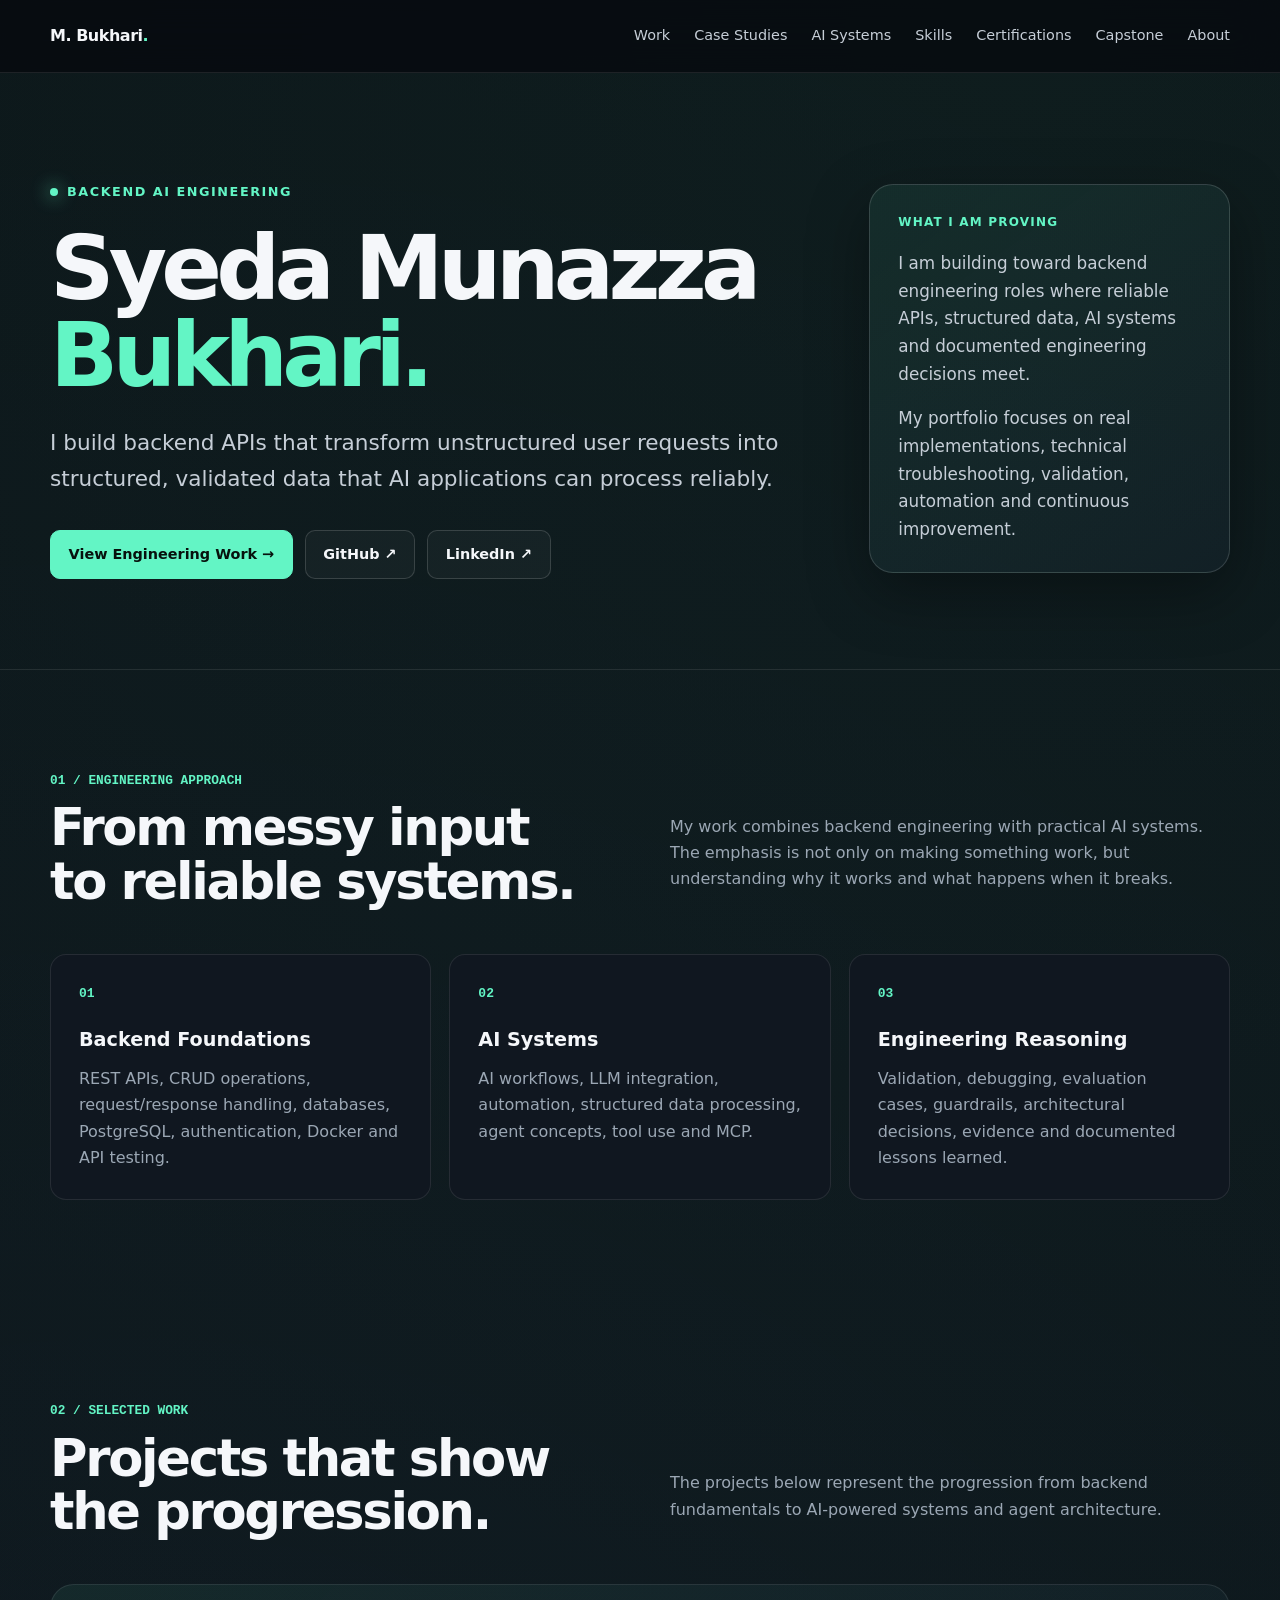
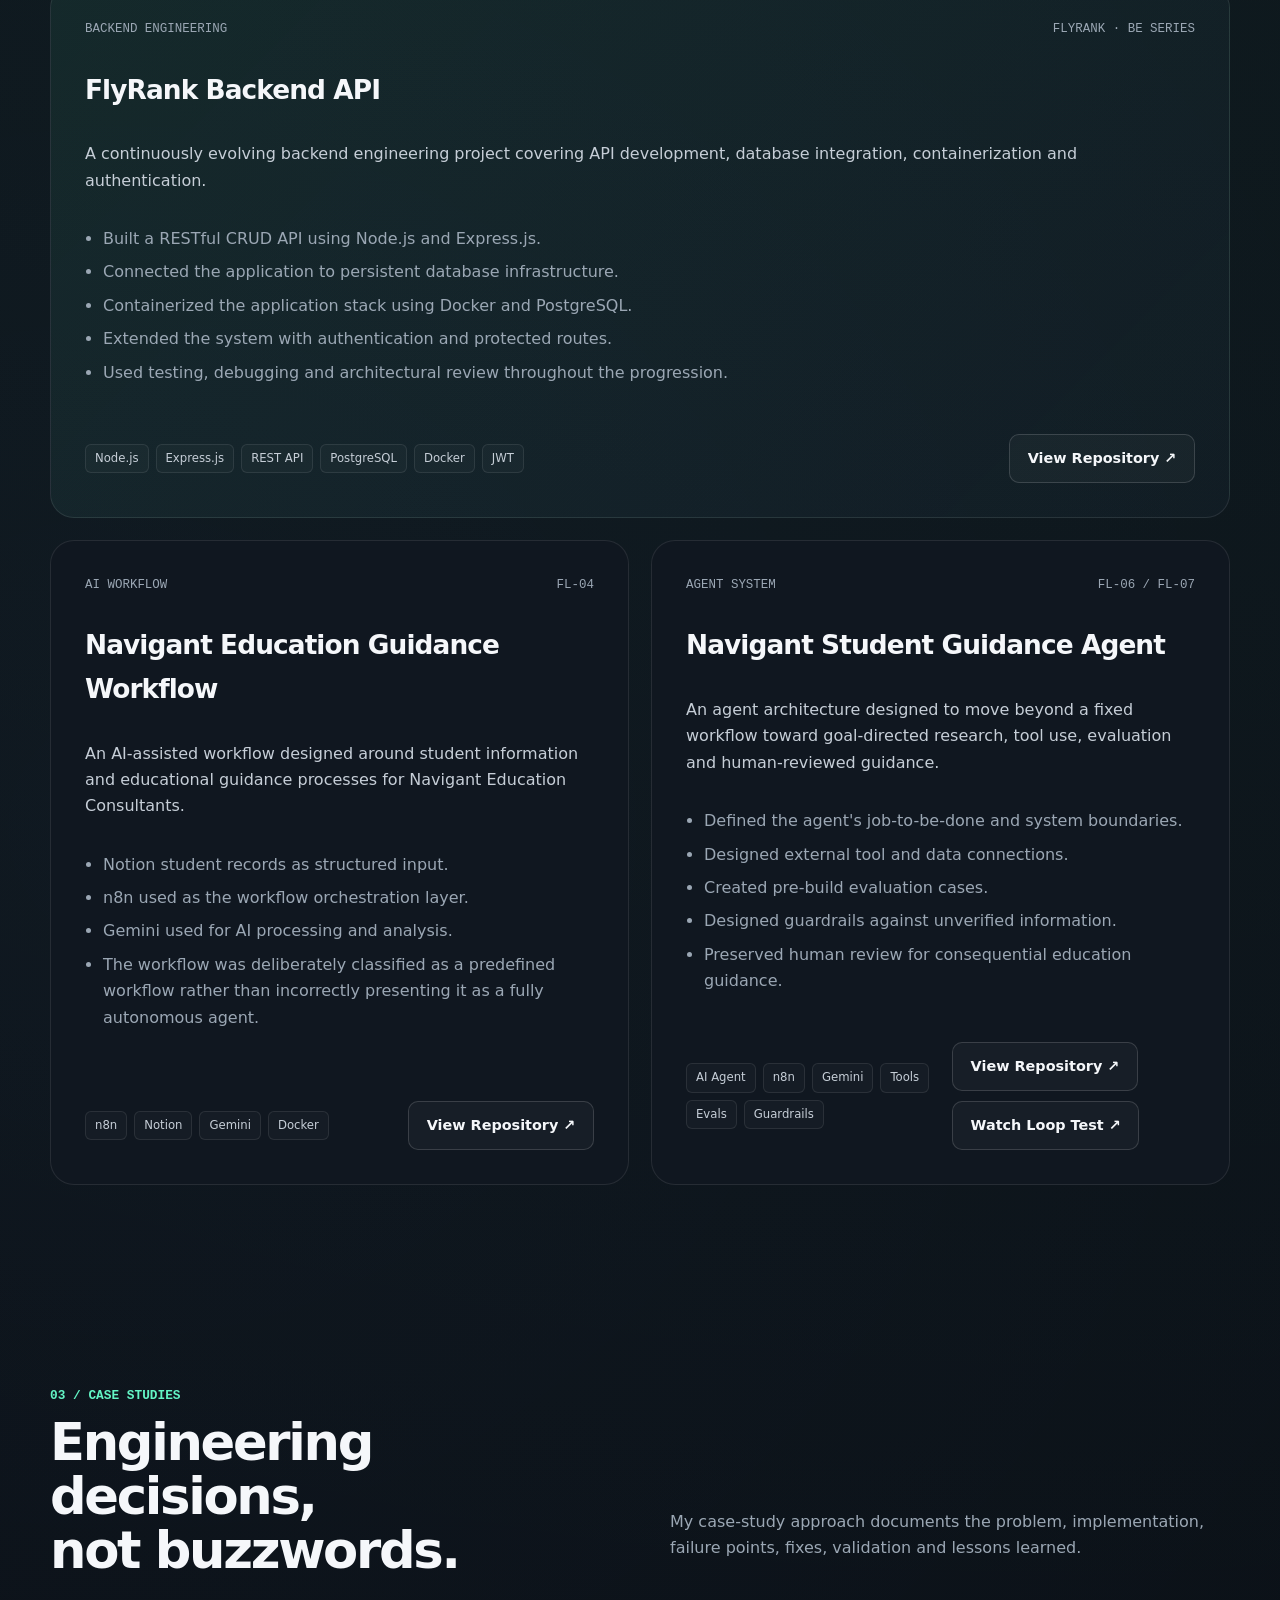
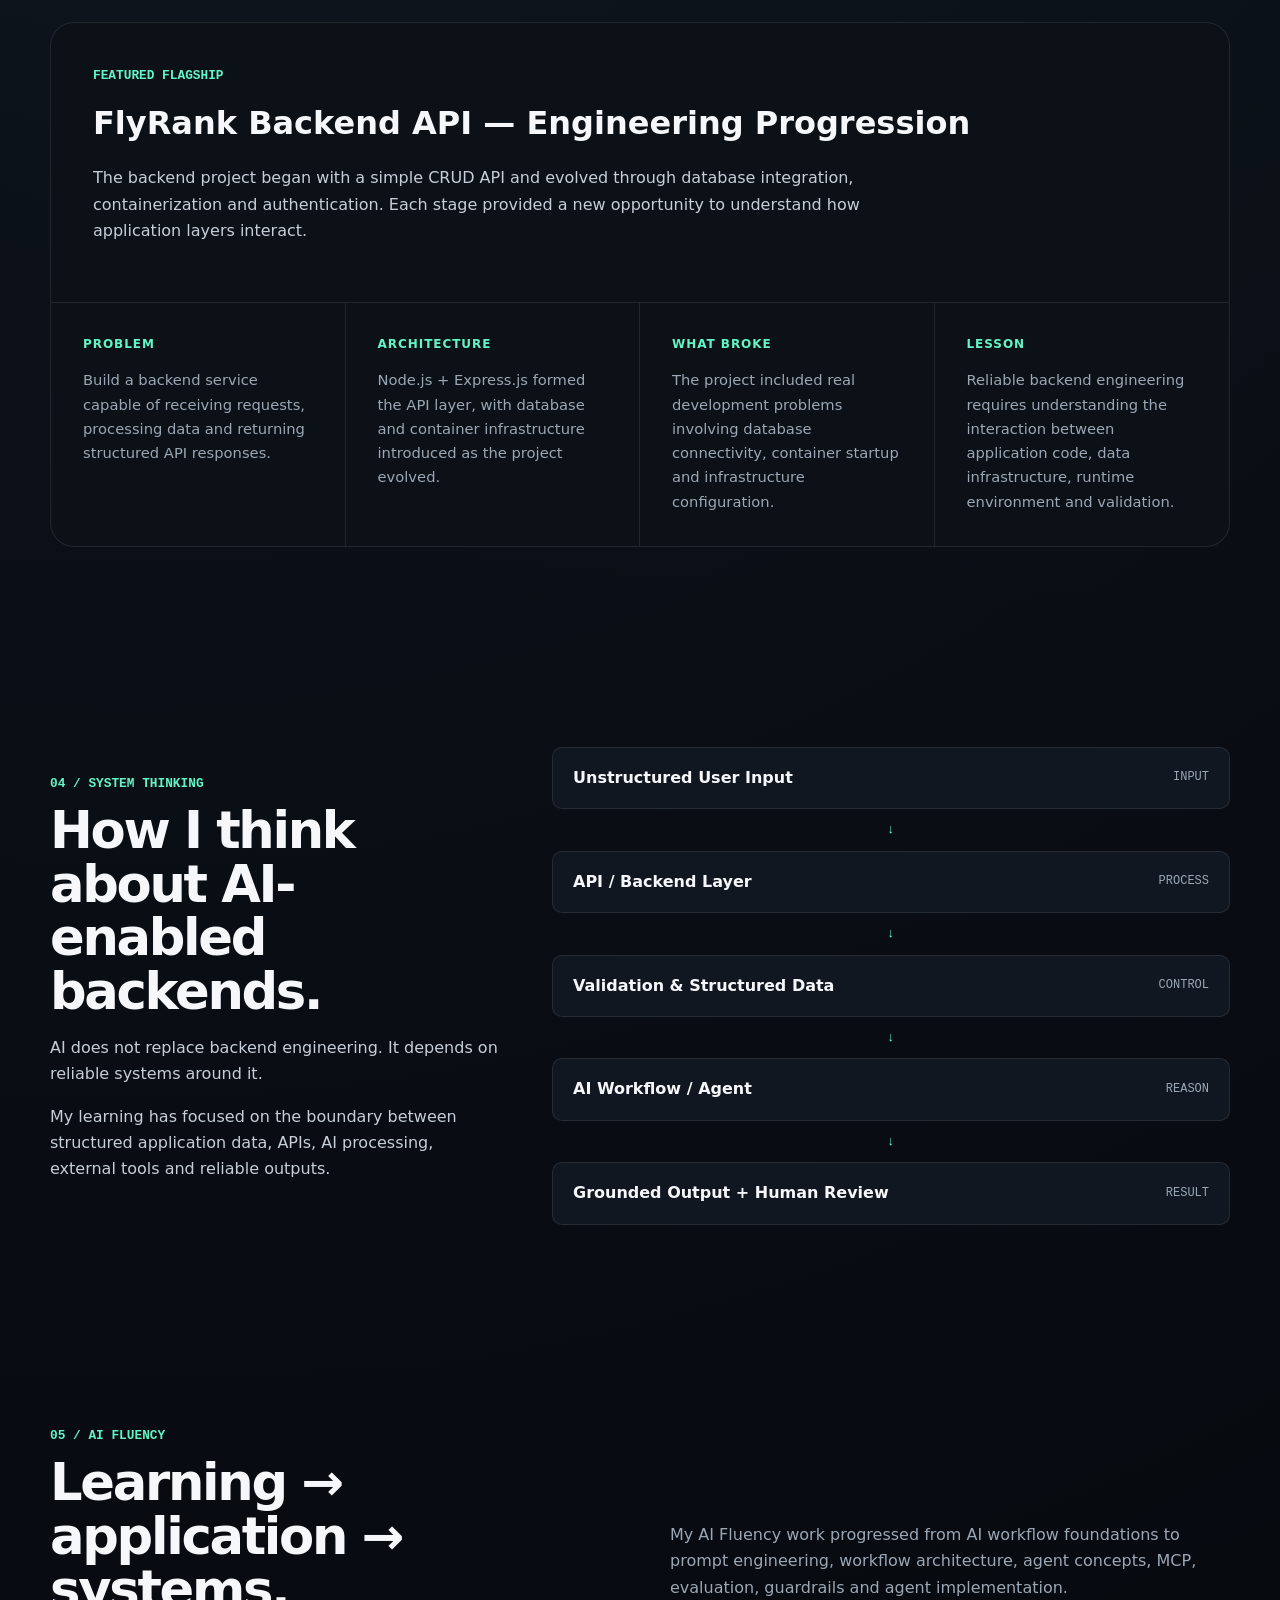
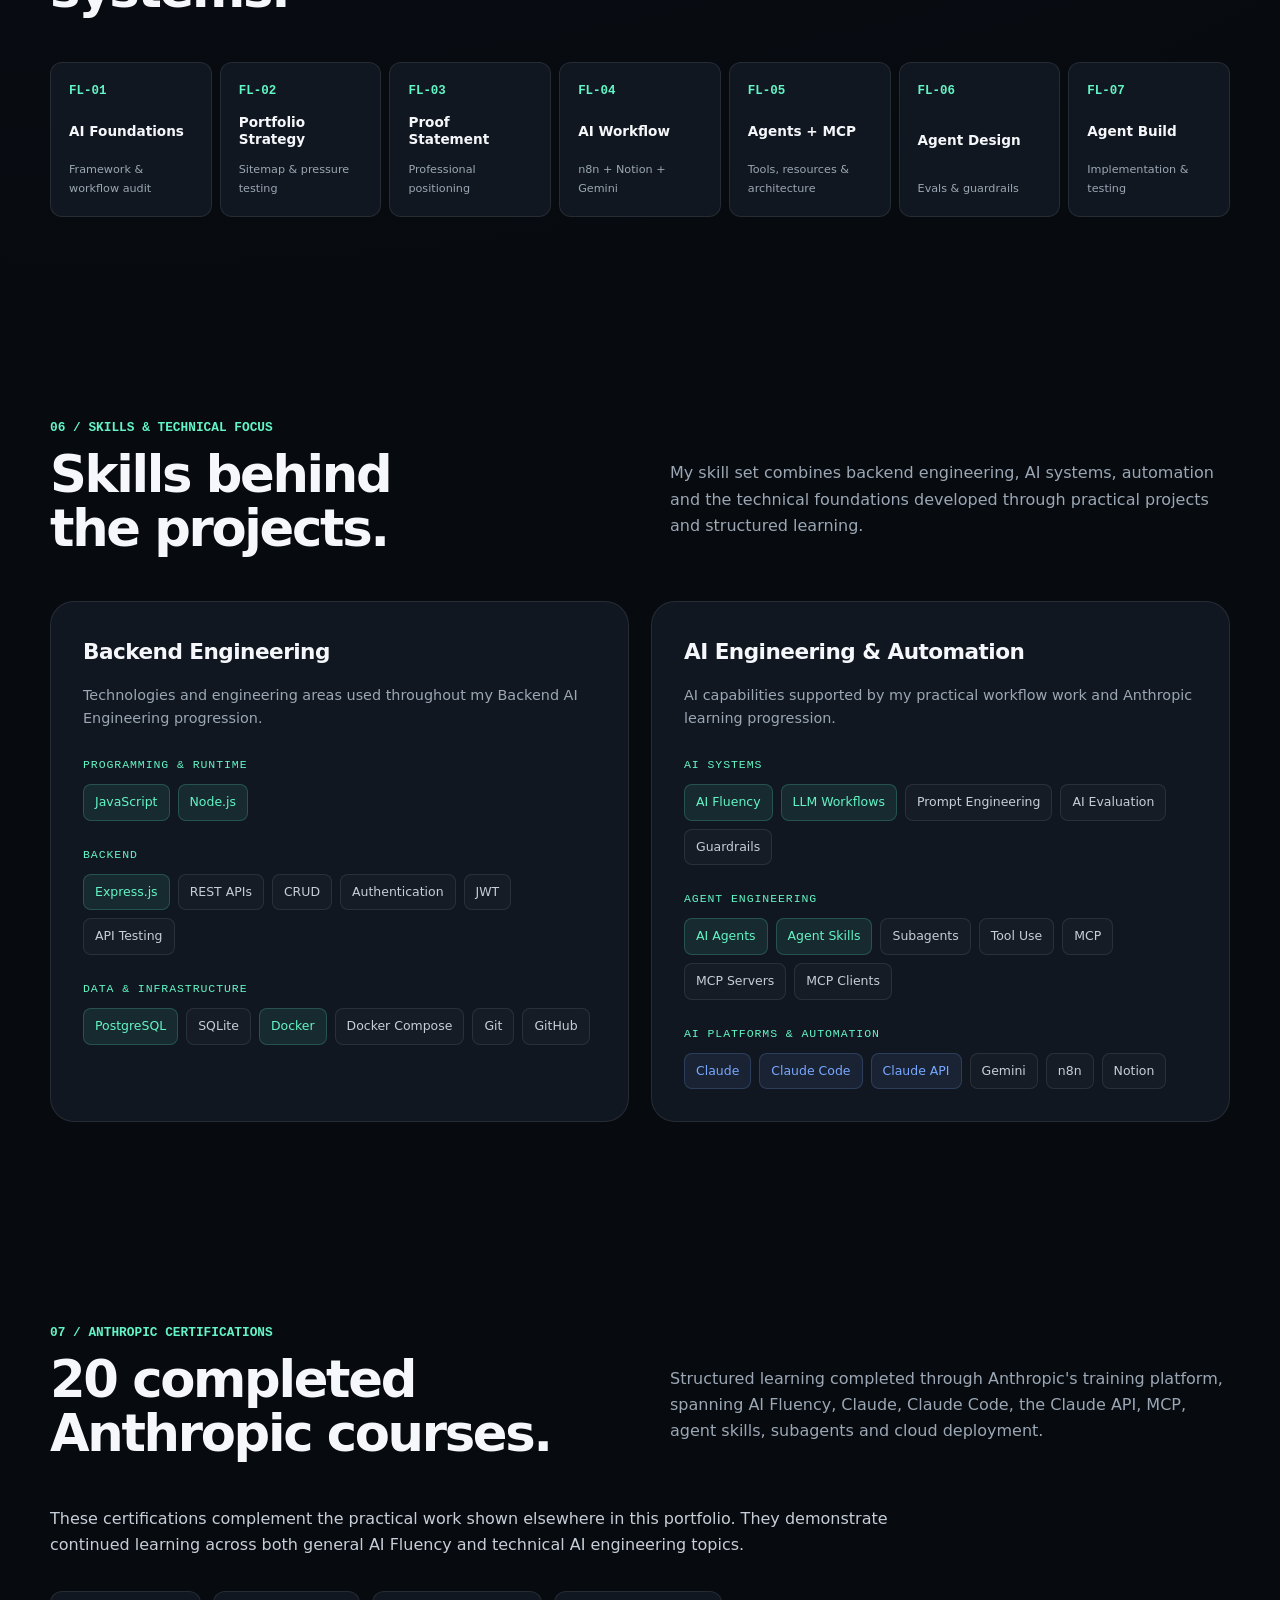
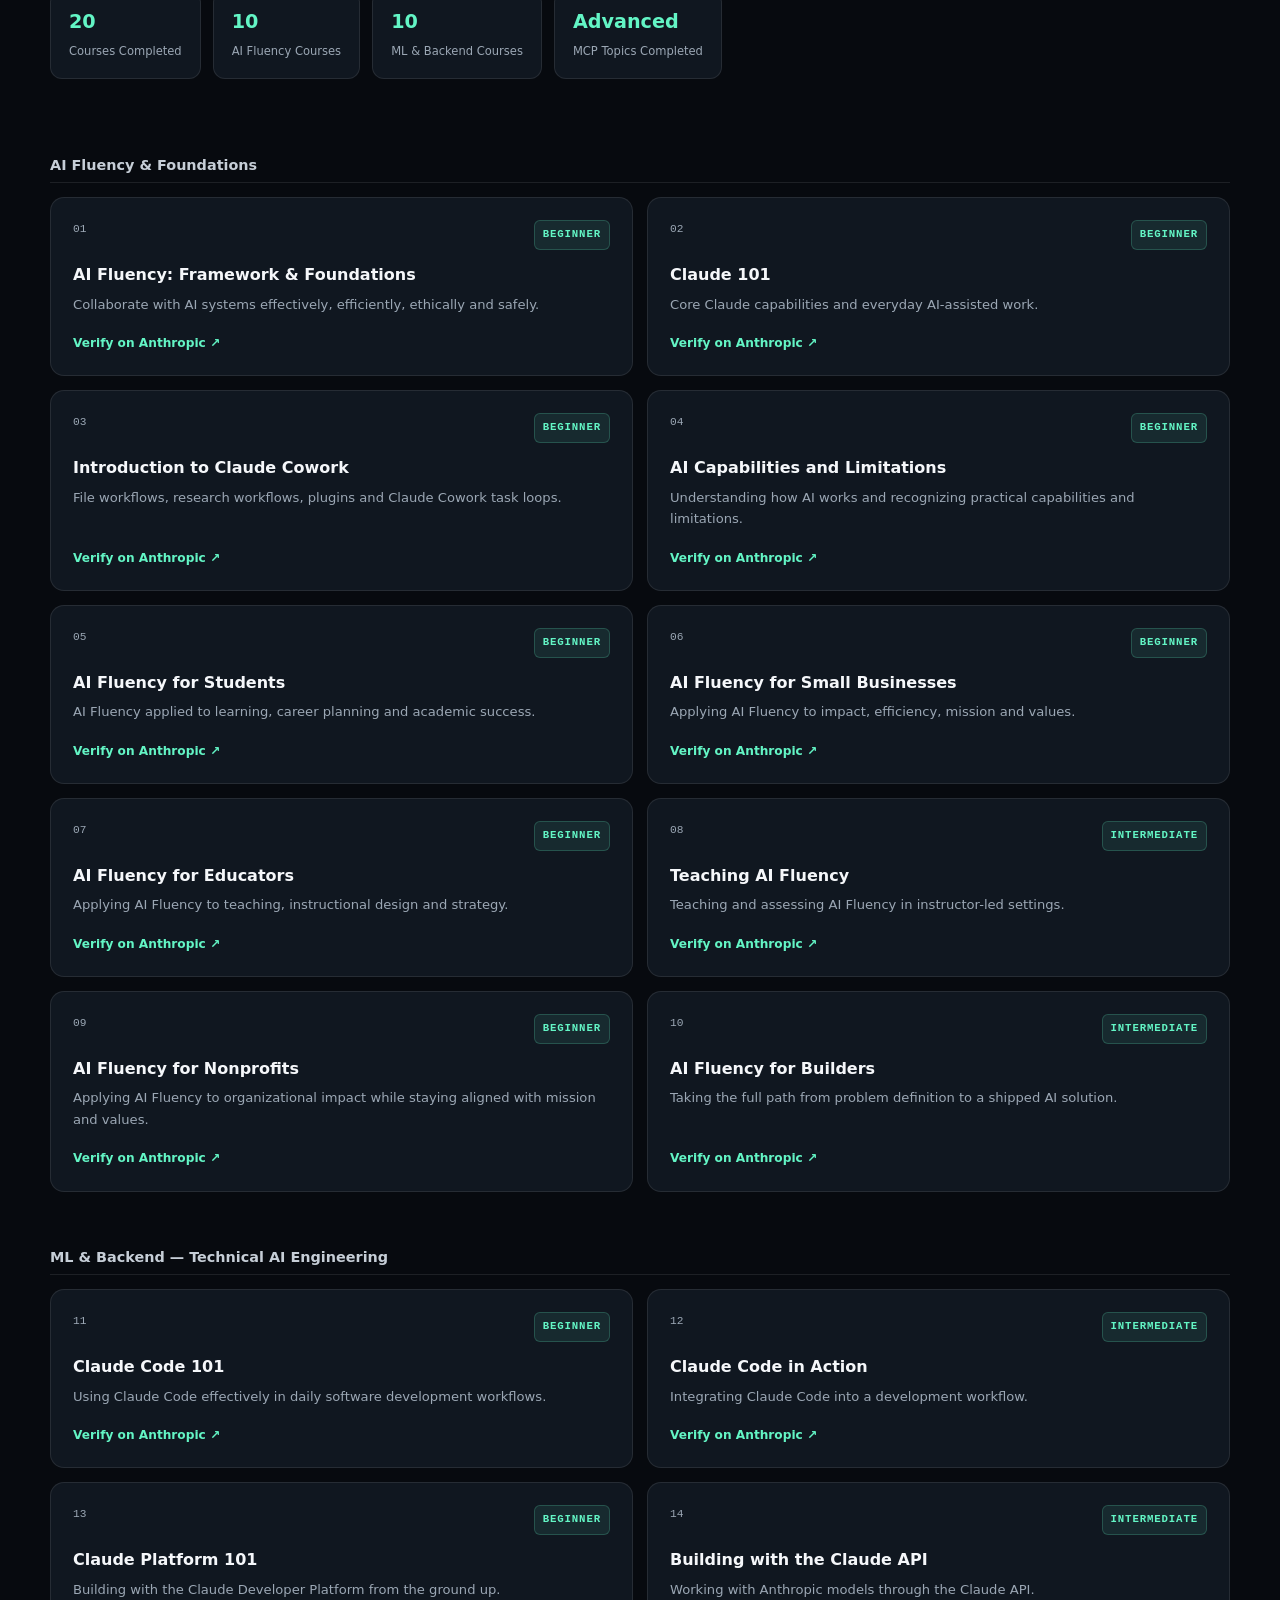
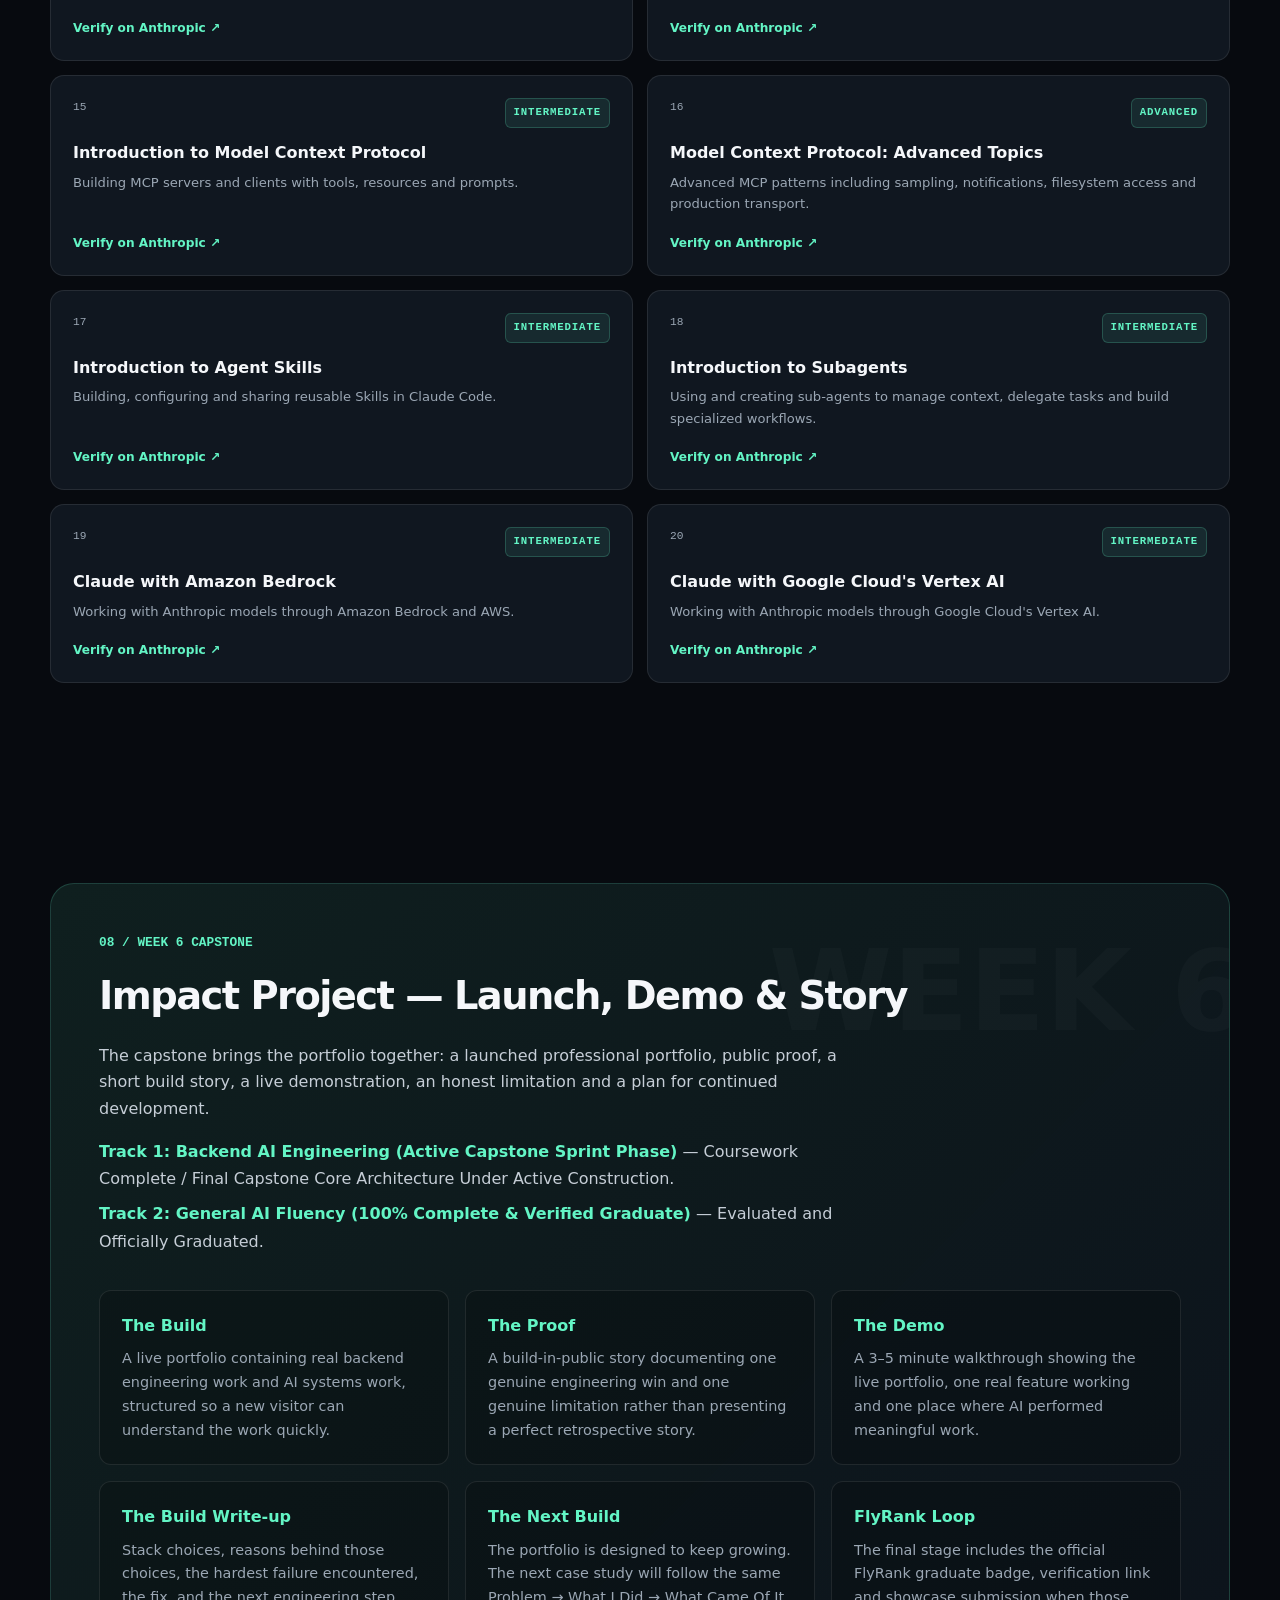
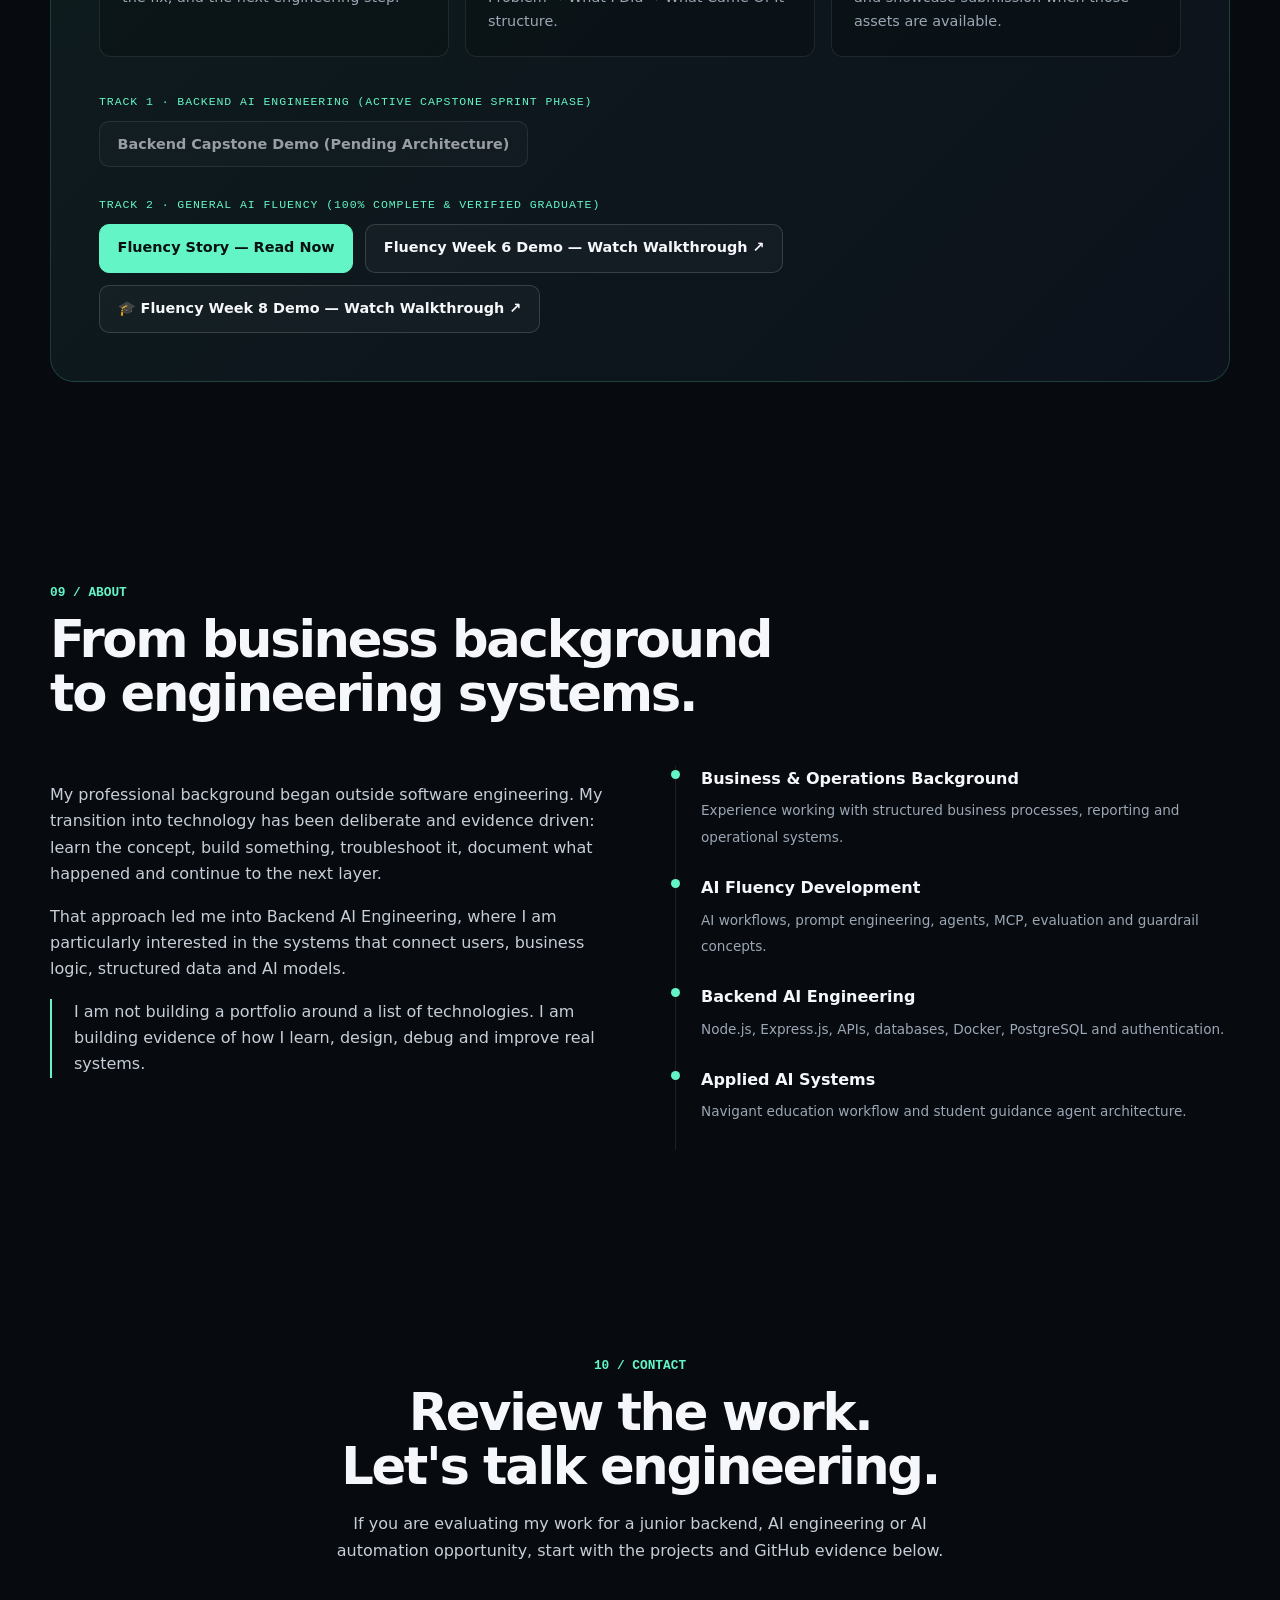
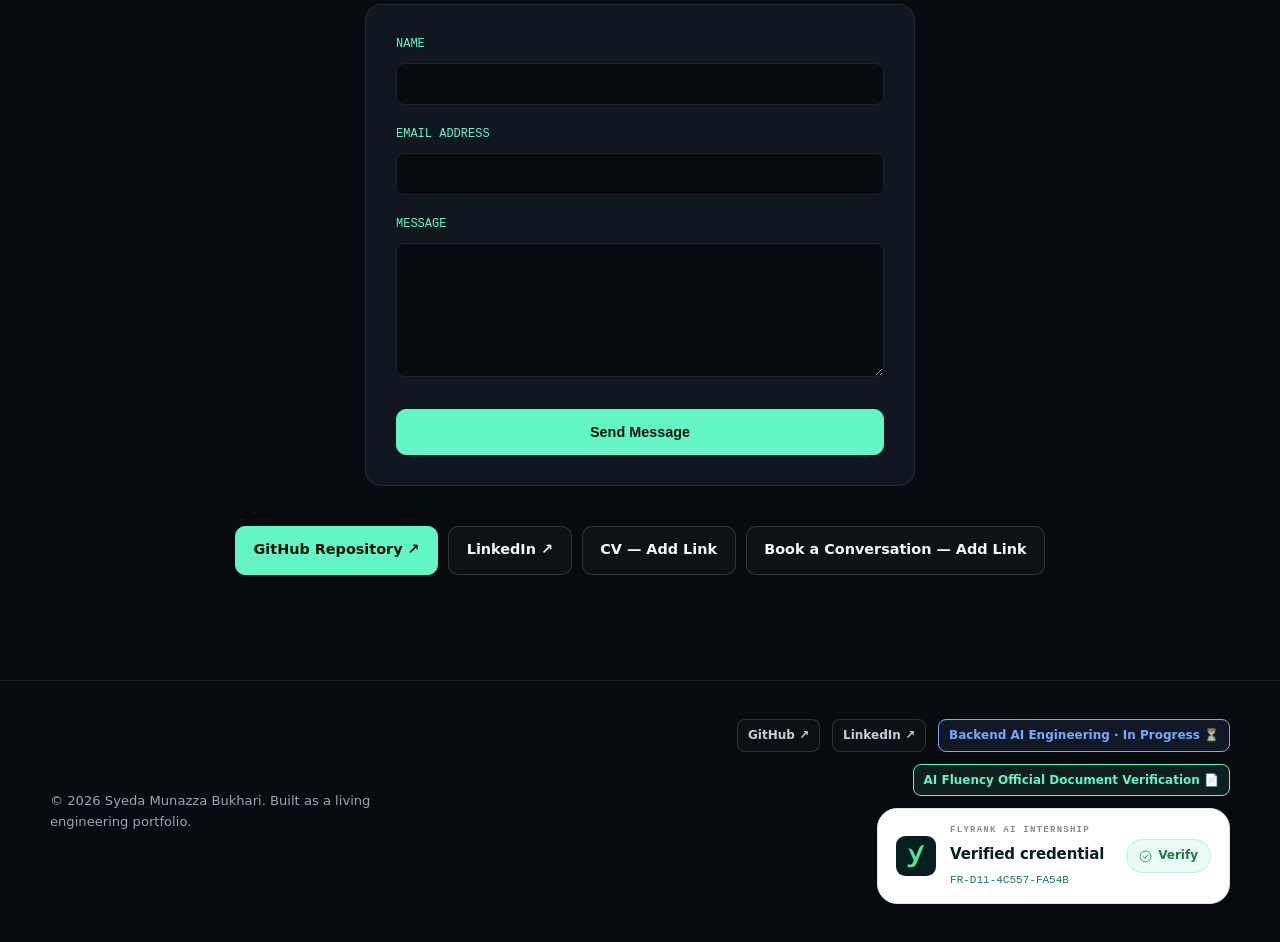
<file: Syeda-Munazza-Bukhari-portfolio/index.html>
<!DOCTYPE html>
<html lang="en">
<head>
    <meta charset="UTF-8">
    <meta name="viewport" content="width=device-width, initial-scale=1.0">

    <meta name="description"
        content="Syeda Munazza Bukhari — Backend AI Engineering portfolio. Backend APIs, AI workflows, automation, agent design, MCP, databases, Docker and documented engineering projects.">

    <meta name="author" content="Syeda Munazza Bukhari">

    <!-- START OF WEEK 7 LAUNCH HYGIENE METADATA -->
    <meta property="og:title" content="Syeda Munazza Bukhari | Backend AI Engineering Portfolio">
    <meta property="og:description" content="Explore live implementations of containerized PostgreSQL layers, n8n agent architectures, and out-of-process distributed Inngest background jobs.">
    <meta property="og:type" content="website">
    <meta property="og:url" content="https://syeda-munazza-bukhari-portfolio.netlify.app/">
    <!-- END OF WEEK 7 LAUNCH HYGIENE METADATA -->

    <title>Syeda Munazza Bukhari | Backend AI Engineering Portfolio</title>

    <style>

        :root {
            --bg: #070a0f;
            --bg-soft: #0c1118;
            --card: #101720;
            --card-hover: #141e29;

            --text: #f5f7fa;
            --muted: #9ba7b4;
            --muted-light: #c6ced7;

            --accent: #63f5c5;
            --accent-dark: #27c99b;
            --accent-soft: rgba(99, 245, 197, 0.09);

            --blue: #79a8ff;
            --blue-soft: rgba(121, 168, 255, 0.09);

            --border: rgba(255,255,255,0.09);
            --border-strong: rgba(255,255,255,0.15);

            --max-width: 1180px;

            --radius-sm: 10px;
            --radius-md: 16px;
            --radius-lg: 24px;

            --shadow:
                0 20px 60px rgba(0,0,0,0.35);
        }

        * {
            box-sizing: border-box;
            scroll-behavior: smooth;
        }

        body {
            margin: 0;
            background:
                radial-gradient(
                    circle at 80% 0%,
                    rgba(99,245,197,0.08),
                    transparent 32%
                ),
                radial-gradient(
                    circle at 10% 20%,
                    rgba(121,168,255,0.06),
                    transparent 28%
                ),
                var(--bg);

            color: var(--text);

            font-family:
                Inter,
                ui-sans-serif,
                system-ui,
                -apple-system,
                BlinkMacSystemFont,
                "Segoe UI",
                sans-serif;

            line-height: 1.65;
        }

        a {
            color: inherit;
            text-decoration: none;
        }

        .container {
            width: min(var(--max-width), calc(100% - 40px));
            margin: auto;
        }

        /* =========================================================
           NAVIGATION
        ========================================================= */

        .site-nav {
            position: sticky;
            top: 0;
            z-index: 1000;

            backdrop-filter: blur(18px);

            background: rgba(7,10,15,0.82);

            border-bottom:
                1px solid var(--border);
        }

        .nav-inner {
            min-height: 72px;

            display: flex;
            align-items: center;
            justify-content: space-between;

            gap: 24px;
        }

        .brand {
            font-weight: 800;
            letter-spacing: -0.03em;
            white-space: nowrap;
        }

        .brand span {
            color: var(--accent);
        }

        .nav-links {
            display: flex;
            gap: 24px;
            align-items: center;
        }

        .nav-links a {
            color: var(--muted-light);
            font-size: 0.9rem;
            transition: 0.2s ease;
        }

        .nav-links a:hover {
            color: var(--accent);
        }

        /* =========================================================
           HERO
        ========================================================= */

        .hero {
            padding: 105px 0 90px;
            border-bottom: 1px solid var(--border);
        }

        .hero-grid {
            display: grid;
            grid-template-columns: 1.35fr 0.65fr;
            gap: 70px;
            align-items: center;
        }

        .eyebrow {
            display: inline-flex;
            align-items: center;
            gap: 9px;

            color: var(--accent);

            font-size: 0.8rem;
            font-weight: 800;

            text-transform: uppercase;
            letter-spacing: 0.12em;

            margin-bottom: 22px;
        }

        .eyebrow::before {
            content: "";
            width: 8px;
            height: 8px;
            border-radius: 50%;
            background: var(--accent);
            box-shadow: 0 0 18px var(--accent);
        }

        h1 {
            font-size: clamp(2.8rem, 7vw, 5.7rem);
            line-height: 0.98;

            letter-spacing: -0.065em;

            margin: 0 0 25px;
        }

        .hero h1 span {
            color: var(--accent);
        }

        .hero-lead {
            max-width: 750px;

            font-size: clamp(1.1rem, 2vw, 1.35rem);

            color: var(--muted-light);

            margin-bottom: 34px;
        }

        .hero-actions {
            display: flex;
            gap: 12px;
            flex-wrap: wrap;
        }

        .btn {
            display: inline-flex;
            align-items: center;
            justify-content: center;
            gap: 9px;

            min-height: 46px;

            padding: 0.72rem 1.1rem;

            border-radius: 10px;

            border: 1px solid var(--border-strong);

            font-size: 0.9rem;
            font-weight: 750;

            transition:
                transform 0.2s ease,
                background 0.2s ease,
                border-color 0.2s ease;
        }

        .btn:hover {
            transform: translateY(-2px);
            border-color: var(--accent);
        }

        .btn-primary {
            background: var(--accent);
            color: #07110d;
            border-color: var(--accent);
        }

        .btn-primary:hover {
            background: var(--accent-dark);
        }

        .btn-secondary {
            background: rgba(255,255,255,0.03);
        }

        .btn[disabled]:hover {
            transform: none;
            border-color: var(--border-strong);
        }

        .hero-proof {
            padding: 28px;

            background:
                linear-gradient(
                    145deg,
                    rgba(99,245,197,0.08),
                    rgba(121,168,255,0.04)
                );

            border:
                1px solid var(--border-strong);

            border-radius: var(--radius-lg);

            box-shadow: var(--shadow);
        }

        .proof-label {
            color: var(--accent);

            font-size: 0.75rem;
            font-weight: 800;

            letter-spacing: 0.1em;
            text-transform: uppercase;
        }

        .hero-proof p {
            color: var(--muted-light);
            font-size: 1.05rem;
            margin-bottom: 0;
        }

        /* =========================================================
           SECTIONS
        ========================================================= */

        section {
            padding: 100px 0;
        }

        .section-heading {
            display: flex;
            justify-content: space-between;
            gap: 30px;
            align-items: end;

            margin-bottom: 45px;
        }

        .section-number {
            color: var(--accent);

            font-family: monospace;

            font-size: 0.8rem;
            font-weight: 800;

            margin-bottom: 10px;
        }

        h2 {
            font-size: clamp(2rem, 4vw, 3.2rem);

            letter-spacing: -0.045em;

            line-height: 1.05;

            margin: 0;
        }

        .section-description {
            max-width: 560px;
            color: var(--muted);
        }

        /* =========================================================
           ENGINEERING PILLARS
        ========================================================= */

        .pillars {
            display: grid;
            grid-template-columns: repeat(3, 1fr);
            gap: 18px;
        }

        .pillar {
            background: var(--card);

            border: 1px solid var(--border);

            border-radius: var(--radius-md);

            padding: 28px;

            transition: 0.25s ease;
        }

        .pillar:hover {
            transform: translateY(-5px);
            background: var(--card-hover);
            border-color: var(--border-strong);
        }

        .pillar-number {
            color: var(--accent);

            font-family: monospace;
            font-weight: 800;

            margin-bottom: 20px;
        }

        .pillar h3 {
            margin: 0 0 10px;
            font-size: 1.2rem;
        }

        .pillar p {
            color: var(--muted);
            margin: 0;
        }

        /* =========================================================
           PROJECTS
        ========================================================= */

        .projects {
            display: grid;
            grid-template-columns: repeat(2, 1fr);
            gap: 22px;
        }

        .project-card {
            background: var(--card);

            border:
                1px solid var(--border);

            border-radius: var(--radius-lg);

            padding: 34px;

            display: flex;
            flex-direction: column;

            min-height: 390px;

            transition: 0.25s ease;
        }

        .project-card:hover {
            transform: translateY(-5px);
            border-color: var(--border-strong);
            background: var(--card-hover);
        }

        .project-card.featured {
            grid-column: 1 / -1;

            background:
                linear-gradient(
                    135deg,
                    rgba(99,245,197,0.07),
                    rgba(121,168,255,0.035)
                );
        }

        .project-meta {
            display: flex;
            justify-content: space-between;
            gap: 15px;

            color: var(--muted);

            font-size: 0.78rem;

            font-family: monospace;

            margin-bottom: 28px;
        }

        .project-card h3 {
            font-size: 1.65rem;
            letter-spacing: -0.035em;
            margin: 0 0 14px;
        }

        .project-card p {
            color: var(--muted-light);
        }

        .project-list {
            padding-left: 18px;
            color: var(--muted);
        }

        .project-list li {
            margin-bottom: 7px;
        }

        .project-bottom {
            margin-top: auto;

            display: flex;
            justify-content: space-between;
            align-items: center;

            gap: 20px;

            padding-top: 25px;
        }

        .chips {
            display: flex;
            flex-wrap: wrap;
            gap: 7px;
        }

        .chip {
            border:
                1px solid var(--border);

            background:
                rgba(255,255,255,0.025);

            padding:
                4px 9px;

            border-radius: 6px;

            font-size: 0.73rem;

            color: var(--muted-light);
        }

        /* =========================================================
           CASE STUDY
        ========================================================= */

        .case-study {
            background: var(--bg-soft);

            border:
                1px solid var(--border);

            border-radius: var(--radius-lg);

            overflow: hidden;
        }

        .case-header {
            padding: 42px;

            border-bottom:
                1px solid var(--border);
        }

        .case-header h3 {
            font-size: 2rem;
            margin: 0 0 10px;
        }

        .case-header p {
            max-width: 780px;
            color: var(--muted-light);
        }

        .case-grid {
            display: grid;
            grid-template-columns: repeat(4, 1fr);
        }

        .case-block {
            padding: 32px;

            border-right:
                1px solid var(--border);
        }

        .case-block:last-child {
            border-right: 0;
        }

        .case-block strong {
            display: block;

            color: var(--accent);

            font-size: 0.75rem;

            text-transform: uppercase;

            letter-spacing: 0.08em;

            margin-bottom: 13px;
        }

        .case-block p {
            margin: 0;
            color: var(--muted);
            font-size: 0.92rem;
        }

        /* =========================================================
           ARCHITECTURE
        ========================================================= */

        .architecture {
            display: grid;
            grid-template-columns: 0.8fr 1.2fr;
            gap: 50px;
            align-items: center;
        }

        .architecture-copy p {
            color: var(--muted-light);
        }

        .architecture-flow {
            display: flex;
            flex-direction: column;
            gap: 10px;
        }

        .flow-node {
            background: var(--card);

            border:
                1px solid var(--border);

            padding: 17px 20px;

            border-radius: 10px;

            display: flex;
            justify-content: space-between;
            align-items: center;
        }

        .flow-node span {
            color: var(--muted);
            font-family: monospace;
            font-size: 0.75rem;
        }

        .flow-arrow {
            text-align: center;
            color: var(--accent);
            font-family: monospace;
        }

        /* =========================================================
           AI FLUENCY JOURNEY
        ========================================================= */

        .journey {
            display: grid;
            grid-template-columns: repeat(7, 1fr);
            gap: 8px;
        }

        .journey-step {
            min-height: 155px;

            padding: 18px;

            border:
                1px solid var(--border);

            background: var(--card);

            border-radius: 12px;

            display: flex;
            flex-direction: column;
            justify-content: space-between;
        }

        .journey-step .code {
            color: var(--accent);

            font-family: monospace;

            font-size: 0.78rem;
            font-weight: 800;
        }

        .journey-step strong {
            font-size: 0.85rem;
            line-height: 1.3;
        }

        .journey-step small {
            color: var(--muted);
            font-size: 0.7rem;
        }

        /* =========================================================
           NEW — SKILLS & TECHNICAL FOCUS
        ========================================================= */

        .skills-layout {
            display: grid;
            grid-template-columns: repeat(2, 1fr);
            gap: 22px;
        }

        .skills-panel {
            background: var(--card);

            border:
                1px solid var(--border);

            border-radius: var(--radius-lg);

            padding: 32px;
        }

        .skills-panel h3 {
            margin: 0 0 8px;

            font-size: 1.35rem;

            letter-spacing: -0.025em;
        }

        .skills-panel-description {
            color: var(--muted);

            font-size: 0.9rem;

            margin-bottom: 24px;
        }

        .skills-group {
            margin-bottom: 24px;
        }

        .skills-group:last-child {
            margin-bottom: 0;
        }

        .skills-group-title {
            color: var(--accent);

            font-size: 0.72rem;

            font-family: monospace;

            text-transform: uppercase;

            letter-spacing: 0.08em;

            margin-bottom: 10px;
        }

        .skills-cloud {
            display: flex;
            flex-wrap: wrap;
            gap: 8px;
        }

        .skill {
            padding: 7px 11px;

            border:
                1px solid var(--border);

            background:
                rgba(255,255,255,0.025);

            color: var(--muted-light);

            border-radius: 8px;

            font-size: 0.78rem;

            transition: 0.2s ease;
        }

        .skill:hover {
            border-color: var(--accent);

            color: var(--accent);

            transform: translateY(-2px);
        }

        .skill.primary {
            color: var(--accent);

            border-color:
                rgba(99,245,197,0.2);

            background:
                var(--accent-soft);
        }

        .skill.secondary {
            color: var(--blue);

            border-color:
                rgba(121,168,255,0.2);

            background:
                var(--blue-soft);
        }

        /* =========================================================
           NEW — CERTIFICATIONS
        ========================================================= */

        .certification-intro {
            max-width: 850px;

            color: var(--muted-light);

            margin-bottom: 32px;
        }

        .certification-summary {
            display: flex;
            flex-wrap: wrap;

            gap: 12px;

            margin-bottom: 35px;
        }

        .cert-stat {
            background: var(--card);

            border:
                1px solid var(--border);

            border-radius: 12px;

            padding: 14px 18px;
        }

        .cert-stat strong {
            color: var(--accent);

            font-size: 1.2rem;

            display: block;
        }

        .cert-stat span {
            color: var(--muted);

            font-size: 0.72rem;
        }

        .certification-grid {
            display: grid;

            grid-template-columns:
                repeat(2, 1fr);

            gap: 14px;
        }

        .cert-card {
            background: var(--card);

            border:
                1px solid var(--border);

            border-radius: 14px;

            padding: 22px;

            display: flex;

            flex-direction: column;

            transition: 0.25s ease;
        }

        .cert-card:hover {
            transform: translateY(-4px);

            background: var(--card-hover);

            border-color:
                var(--border-strong);
        }

        .cert-top {
            display: flex;

            justify-content: space-between;

            gap: 15px;

            align-items: flex-start;

            margin-bottom: 14px;
        }

        .cert-level {
            color: var(--accent);

            font-family: monospace;

            font-size: 0.67rem;

            font-weight: 800;

            text-transform: uppercase;

            letter-spacing: 0.08em;

            padding: 5px 8px;

            border:
                1px solid
                rgba(99,245,197,0.2);

            background:
                var(--accent-soft);

            border-radius: 6px;

            white-space: nowrap;
        }

        .cert-number {
            color: var(--muted);

            font-family: monospace;

            font-size: 0.7rem;
        }

        .cert-card h3 {
            font-size: 1rem;

            margin: 0 0 8px;

            line-height: 1.35;
        }

        .cert-card p {
            color: var(--muted);

            font-size: 0.82rem;

            margin: 0 0 18px;
        }

        .cert-link {
            margin-top: auto;

            color: var(--accent);

            font-size: 0.76rem;

            font-weight: 750;
        }

        .cert-link:hover {
            text-decoration: underline;
        }

        .cert-group-heading {
            grid-column: 1 / -1;

            margin-top: 25px;

            padding:
                15px 0 5px;

            border-bottom:
                1px solid var(--border);

            color: var(--muted-light);

            font-size: 0.9rem;

            font-weight: 750;
        }

        /* =========================================================
           CAPSTONE
        ========================================================= */

        .capstone {
            position: relative;

            background:
                linear-gradient(
                    135deg,
                    rgba(99,245,197,0.09),
                    rgba(121,168,255,0.05)
                );

            border:
                1px solid rgba(99,245,197,0.18);

            border-radius: var(--radius-lg);

            padding: 48px;

            overflow: hidden;
        }

        .capstone::after {
            content: "WEEK 6";

            position: absolute;

            right: -20px;
            top: 15px;

            font-size: 7rem;

            font-weight: 900;

            color: rgba(255,255,255,0.025);

            pointer-events: none;
        }

        .capstone h3 {
            font-size: 2.4rem;

            letter-spacing: -0.04em;

            margin: 0 0 15px;
        }

        .capstone-intro {
            max-width: 780px;
            color: var(--muted-light);
        }

        .capstone-grid {
            display: grid;
            grid-template-columns: repeat(3, 1fr);
            gap: 16px;

            margin-top: 35px;
        }

        .capstone-item {
            background:
                rgba(0,0,0,0.18);

            border:
                1px solid var(--border);

            border-radius: 12px;

            padding: 22px;
        }

        .capstone-item strong {
            display: block;

            margin-bottom: 8px;

            color: var(--accent);
        }

        .capstone-item p {
            margin: 0;

            color: var(--muted);

            font-size: 0.9rem;
        }

        /* =========================================================
           ABOUT
        ========================================================= */

        .about-grid {
            display: grid;
            grid-template-columns: 1fr 1fr;
            gap: 70px;
        }

        .about-copy p {
            color: var(--muted-light);
        }

        .about-highlight {
            border-left:
                2px solid var(--accent);

            padding-left: 22px;

            color: var(--muted-light);
        }

        .timeline {
            display: flex;
            flex-direction: column;
        }

        .timeline-item {
            padding:
                0 0 25px 25px;

            border-left:
                1px solid var(--border);

            position: relative;
        }

        .timeline-item::before {
            content: "";

            position: absolute;

            left: -5px;
            top: 4px;

            width: 9px;
            height: 9px;

            border-radius: 50%;

            background: var(--accent);
        }

        .timeline-item strong {
            display: block;
            margin-bottom: 5px;
        }

        .timeline-item span {
            color: var(--muted);
            font-size: 0.85rem;
        }

        /* =========================================================
           CONTACT
        ========================================================= */

        .contact {
            text-align: center;

            padding:
                105px 20px;
        }

        .contact h2 {
            max-width: 850px;
            margin: 0 auto 18px;
        }

        .contact p {
            max-width: 650px;
            margin: 0 auto 30px;

            color: var(--muted-light);
        }

        .contact-actions {
            display: flex;
            justify-content: center;
            flex-wrap: wrap;
            gap: 10px;
        }

        /* =========================================================
           FOOTER
        ========================================================= */

        footer {
            border-top:
                1px solid var(--border);

            padding:
                38px 0;
        }

        .footer-grid {
            display: flex;
            justify-content: space-between;
            gap: 30px;

            align-items: center;
        }

        .footer-copy {
            color: var(--muted);
            font-size: 0.82rem;
        }

        .footer-links {
            display: flex;
            gap: 18px;
            flex-wrap: wrap;
        }

        .footer-links a {
            color: var(--muted-light);
            font-size: 0.82rem;
        }

        .footer-links a:hover {
            color: var(--accent);
        }

        .badge-placeholder {
            display: inline-flex;

            align-items: center;

            border:
                1px dashed var(--border-strong);

            border-radius: 8px;

            padding:
                7px 10px;

            color: var(--muted);

            font-size: 0.75rem;
        }

        /* Uniform footer action buttons */
        .footer-links .footer-badge {
            display: inline-flex;
            align-items: center;
            gap: 6px;

            border: 1px solid var(--border-strong);
            border-radius: 8px;

            padding: 7px 10px;

            background: rgba(255,255,255,0.025);
            color: var(--muted-light);

            font-size: 0.75rem;
            font-weight: 750;
            line-height: 1.4;

            transition:
                transform 0.2s ease,
                border-color 0.2s ease,
                background 0.2s ease;
        }

        .footer-links .footer-badge:hover {
            transform: translateY(-2px);
            border-color: var(--accent);
            color: var(--accent);
        }

        .footer-links .footer-badge.is-accent {
            border-color: var(--accent);
            color: var(--accent);
            background: var(--accent-soft);
        }

        .footer-links .footer-badge.is-blue {
            border-color: var(--blue);
            color: var(--blue);
            background: var(--blue-soft);
        }

        .footer-links .footer-badge.is-blue:hover {
            border-color: var(--blue);
            color: var(--blue);
        }

        /* =========================================================
           RESPONSIVE
        ========================================================= */

        @media (max-width: 1000px) {

            .journey {
                grid-template-columns:
                    repeat(4, 1fr);
            }

            .skills-layout {
                grid-template-columns: 1fr;
            }

            .certification-grid {
                grid-template-columns: 1fr;
            }
        }

        @media (max-width: 900px) {

            .hero-grid,
            .architecture,
            .about-grid {
                grid-template-columns: 1fr;
            }

            .pillars {
                grid-template-columns: 1fr;
            }

            .projects {
                grid-template-columns: 1fr;
            }

            .project-card.featured {
                grid-column: auto;
            }

            .case-grid {
                grid-template-columns: repeat(2, 1fr);
            }

            .case-block:nth-child(2) {
                border-right: 0;
            }

            .case-block:nth-child(-n+2) {
                border-bottom: 1px solid var(--border);
            }

            .capstone-grid {
                grid-template-columns: 1fr;
            }
        }

        @media (max-width: 650px) {

            .container {
                width: min(
                    var(--max-width),
                    calc(100% - 26px)
                );
            }

            .nav-inner {
                min-height: 62px;
            }

            .nav-links {
                display: none;
            }

            .hero {
                padding-top: 75px;
            }

            section {
                padding: 75px 0;
            }

            .section-heading {
                display: block;
            }

            .case-grid {
                grid-template-columns: 1fr;
            }

            .case-block {
                border-right: 0;
                border-bottom: 1px solid var(--border);
            }

            .case-block:last-child {
                border-bottom: 0;
            }

            .journey {
                grid-template-columns: repeat(2, 1fr);
            }

            .capstone {
                padding: 30px 22px;
            }

            .footer-grid {
                flex-direction: column;
                align-items: flex-start;
            }
        }

    </style>

    <!-- START OF WEEK 7 METRIC ANALYTICS TRACKER -->
    <script defer src="https://static.cloudflareinsights.com/beacon.min.js" data-cf-beacon='{"token": "placeholder_token_for_october_23"}'></script>
    <!-- END OF WEEK 7 METRIC ANALYTICS TRACKER -->

</head>


<body>


<!-- =========================================================
     NAVIGATION
========================================================= -->

<nav class="site-nav">

    <div class="container nav-inner">

        <a href="#home" class="brand">
            M. Bukhari<span>.</span>
        </a>

        <div class="nav-links">

            <a href="#work">Work</a>

            <a href="#case-studies">
                Case Studies
            </a>

            <a href="#ai-systems">
                AI Systems
            </a>

            <a href="#skills">
                Skills
            </a>

            <a href="#certifications">
                Certifications
            </a>

            <a href="#capstone">
                Capstone
            </a>

            <a href="#about">
                About
            </a>

        </div>

    </div>

</nav>


<!-- =========================================================
     HERO
========================================================= -->

<header id="home" class="hero">

    <div class="container hero-grid">

        <div>

            <div class="eyebrow">
                Backend AI Engineering
            </div>

            <h1>
                Syeda Munazza<br>
                <span>Bukhari.</span>
            </h1>

            <p class="hero-lead">

                I build backend APIs that transform
                unstructured user requests into structured,
                validated data that AI applications can
                process reliably.

            </p>

            <div class="hero-actions">

                <a
                    href="#work"
                    class="btn btn-primary"
                >
                    View Engineering Work →
                </a>

                <a
                    href="https://github.com/SyedaMun/flyrank-crud-api"
                    target="_blank"
                    rel="noopener noreferrer"
                    class="btn btn-secondary"
                >
                    GitHub ↗
                </a>

                <a
                    href="https://www.linkedin.com/in/m-bukhari-pro"
                    target="_blank"
                    rel="noopener noreferrer"
                    class="btn btn-secondary"
                >
                    LinkedIn ↗
                </a>

            </div>

        </div>


        <aside class="hero-proof">

            <div class="proof-label">
                What I am proving
            </div>

            <p>

                I am building toward backend engineering
                roles where reliable APIs, structured data,
                AI systems and documented engineering
                decisions meet.

            </p>

            <p>

                My portfolio focuses on real implementations,
                technical troubleshooting, validation,
                automation and continuous improvement.

            </p>

        </aside>

    </div>

</header>


<!-- =========================================================
     ENGINEERING APPROACH
========================================================= -->

<section id="work">

    <div class="container">

        <div class="section-heading">

            <div>

                <div class="section-number">
                    01 / ENGINEERING APPROACH
                </div>

                <h2>
                    From messy input<br>
                    to reliable systems.
                </h2>

            </div>

            <p class="section-description">

                My work combines backend engineering with
                practical AI systems. The emphasis is not
                only on making something work, but
                understanding why it works and what happens
                when it breaks.

            </p>

        </div>


        <div class="pillars">

            <article class="pillar">

                <div class="pillar-number">
                    01
                </div>

                <h3>
                    Backend Foundations
                </h3>

                <p>

                    REST APIs, CRUD operations,
                    request/response handling, databases,
                    PostgreSQL, authentication, Docker
                    and API testing.

                </p>

            </article>


            <article class="pillar">

                <div class="pillar-number">
                    02
                </div>

                <h3>
                    AI Systems
                </h3>

                <p>

                    AI workflows, LLM integration,
                    automation, structured data processing,
                    agent concepts, tool use and MCP.

                </p>

            </article>


            <article class="pillar">

                <div class="pillar-number">
                    03
                </div>

                <h3>
                    Engineering Reasoning
                </h3>

                <p>

                    Validation, debugging, evaluation cases,
                    guardrails, architectural decisions,
                    evidence and documented lessons learned.

                </p>

            </article>

        </div>

    </div>

</section>


<!-- =========================================================
     SELECTED WORK
========================================================= -->

<section>

    <div class="container">

        <div class="section-heading">

            <div>

                <div class="section-number">
                    02 / SELECTED WORK
                </div>

                <h2>
                    Projects that show the progression.
                </h2>

            </div>

            <p class="section-description">

                The projects below represent the progression
                from backend fundamentals to AI-powered
                systems and agent architecture.

            </p>

        </div>


        <div class="projects">


            <!-- BACKEND PROJECT -->

            <article class="project-card featured">

                <div class="project-meta">

                    <span>
                        BACKEND ENGINEERING
                    </span>

                    <span>
                        FLYRANK · BE SERIES
                    </span>

                </div>

                <h3>
                    FlyRank Backend API
                </h3>

                <p>

                    A continuously evolving backend engineering
                    project covering API development, database
                    integration, containerization and
                    authentication.

                </p>

                <ul class="project-list">

                    <li>
                        Built a RESTful CRUD API using
                        Node.js and Express.js.
                    </li>

                    <li>
                        Connected the application to persistent
                        database infrastructure.
                    </li>

                    <li>
                        Containerized the application stack
                        using Docker and PostgreSQL.
                    </li>

                    <li>
                        Extended the system with authentication
                        and protected routes.
                    </li>

                    <li>
                        Used testing, debugging and architectural
                        review throughout the progression.
                    </li>

                </ul>

                <div class="project-bottom">

                    <div class="chips">

                        <span class="chip">
                            Node.js
                        </span>

                        <span class="chip">
                            Express.js
                        </span>

                        <span class="chip">
                            REST API
                        </span>

                        <span class="chip">
                            PostgreSQL
                        </span>

                        <span class="chip">
                            Docker
                        </span>

                        <span class="chip">
                            JWT
                        </span>

                    </div>

                    <a
                        href="https://github.com/SyedaMun/flyrank-crud-api"
                        target="_blank"
                        rel="noopener noreferrer"
                        class="btn btn-secondary"
                    >
                        View Repository ↗
                    </a>

                </div>

            </article>


            <!-- NAVIGANT WORKFLOW -->

            <article class="project-card">

                <div class="project-meta">

                    <span>
                        AI WORKFLOW
                    </span>

                    <span>
                        FL-04
                    </span>

                </div>

                <h3>
                    Navigant Education Guidance Workflow
                </h3>

                <p>

                    An AI-assisted workflow designed around
                    student information and educational guidance
                    processes for Navigant Education Consultants.

                </p>

                <ul class="project-list">

                    <li>
                        Notion student records as structured input.
                    </li>

                    <li>
                        n8n used as the workflow orchestration layer.
                    </li>

                    <li>
                        Gemini used for AI processing and analysis.
                    </li>

                    <li>
                        The workflow was deliberately classified
                        as a predefined workflow rather than
                        incorrectly presenting it as a fully
                        autonomous agent.
                    </li>

                </ul>

                <div class="project-bottom">

                    <div class="chips">

                        <span class="chip">
                            n8n
                        </span>

                        <span class="chip">
                            Notion
                        </span>

                        <span class="chip">
                            Gemini
                        </span>

                        <span class="chip">
                            Docker
                        </span>

                    </div>

                    <a
                        href="https://github.com/SyedaMun/-FlyRank-AI-Fluency-portfolio-/tree/main/Navigant-AI-Automation"
                        target="_blank"
                        rel="noopener noreferrer"
                        class="btn btn-secondary"
                    >
                        View Repository ↗
                    </a>

                </div>

            </article>


            <!-- AGENT -->

            <article class="project-card">

                <div class="project-meta">

                    <span>
                        AGENT SYSTEM
                    </span>

                    <span>
                        FL-06 / FL-07
                    </span>

                </div>

                <h3>
                    Navigant Student Guidance Agent
                </h3>

                <p>

                    An agent architecture designed to move
                    beyond a fixed workflow toward goal-directed
                    research, tool use, evaluation and
                    human-reviewed guidance.

                </p>

                <ul class="project-list">

                    <li>
                        Defined the agent's job-to-be-done
                        and system boundaries.
                    </li>

                    <li>
                        Designed external tool and data
                        connections.
                    </li>

                    <li>
                        Created pre-build evaluation cases.
                    </li>

                    <li>
                        Designed guardrails against
                        unverified information.
                    </li>

                    <li>
                        Preserved human review for consequential
                        education guidance.
                    </li>

                </ul>

                <div class="project-bottom">

                    <div class="chips">

                        <span class="chip">
                            AI Agent
                        </span>

                        <span class="chip">
                            n8n
                        </span>

                        <span class="chip">
                            Gemini
                        </span>

                        <span class="chip">
                            Tools
                        </span>

                        <span class="chip">
                            Evals
                        </span>

                        <span class="chip">
                            Guardrails
                        </span>

                    </div>

                    <div style="display: flex; gap: 10px; flex-wrap: wrap;">

                        <a
                            href="https://github.com/SyedaMun/-FlyRank-AI-Fluency-portfolio-/tree/main/Navigant-AI-Automation"
                            target="_blank"
                            rel="noopener noreferrer"
                            class="btn btn-secondary"
                        >
                            View Repository ↗
                        </a>

                        <a
                            href="https://drive.google.com/file/d/1q4DclW3f-SOeQ6AVT9WiDug0IKxhP4DW/view"
                            target="_blank"
                            rel="noopener noreferrer"
                            class="btn btn-secondary"
                        >
                            Watch Loop Test ↗
                        </a>

                    </div>

                </div>

            </article>

        </div>

    </div>

</section>


<!-- =========================================================
     CASE STUDY
========================================================= -->

<section id="case-studies">

    <div class="container">

        <div class="section-heading">

            <div>

                <div class="section-number">
                    03 / CASE STUDIES
                </div>

                <h2>
                    Engineering decisions,<br>
                    not buzzwords.
                </h2>

            </div>

            <p class="section-description">

                My case-study approach documents the problem,
                implementation, failure points, fixes,
                validation and lessons learned.

            </p>

        </div>


        <div class="case-study">

            <div class="case-header">

                <div class="section-number">
                    FEATURED FLAGSHIP
                </div>

                <h3>
                    FlyRank Backend API —
                    Engineering Progression
                </h3>

                <p>

                    The backend project began with a simple
                    CRUD API and evolved through database
                    integration, containerization and
                    authentication. Each stage provided
                    a new opportunity to understand how
                    application layers interact.

                </p>

            </div>


            <div class="case-grid">

                <div class="case-block">

                    <strong>
                        Problem
                    </strong>

                    <p>

                        Build a backend service capable of
                        receiving requests, processing data
                        and returning structured API responses.

                    </p>

                </div>


                <div class="case-block">

                    <strong>
                        Architecture
                    </strong>

                    <p>

                        Node.js + Express.js formed the API
                        layer, with database and container
                        infrastructure introduced as the
                        project evolved.

                    </p>

                </div>


                <div class="case-block">

                    <strong>
                        What Broke
                    </strong>

                    <p>

                        The project included real development
                        problems involving database connectivity,
                        container startup and infrastructure
                        configuration.

                    </p>

                </div>


                <div class="case-block">

                    <strong>
                        Lesson
                    </strong>

                    <p>

                        Reliable backend engineering requires
                        understanding the interaction between
                        application code, data infrastructure,
                        runtime environment and validation.

                    </p>

                </div>

            </div>

        </div>

    </div>

</section>


<!-- =========================================================
     ARCHITECTURE
========================================================= -->

<section id="ai-systems">

    <div class="container architecture">

        <div class="architecture-copy">

            <div class="section-number">
                04 / SYSTEM THINKING
            </div>

            <h2>
                How I think about
                AI-enabled backends.
            </h2>

            <p>

                AI does not replace backend engineering.
                It depends on reliable systems around it.

            </p>

            <p>

                My learning has focused on the boundary
                between structured application data, APIs,
                AI processing, external tools and reliable
                outputs.

            </p>

        </div>


        <div class="architecture-flow">

            <div class="flow-node">

                <strong>
                    Unstructured User Input
                </strong>

                <span>
                    INPUT
                </span>

            </div>

            <div class="flow-arrow">
                ↓
            </div>

            <div class="flow-node">

                <strong>
                    API / Backend Layer
                </strong>

                <span>
                    PROCESS
                </span>

            </div>

            <div class="flow-arrow">
                ↓
            </div>

            <div class="flow-node">

                <strong>
                    Validation & Structured Data
                </strong>

                <span>
                    CONTROL
                </span>

            </div>

            <div class="flow-arrow">
                ↓
            </div>

            <div class="flow-node">

                <strong>
                    AI Workflow / Agent
                </strong>

                <span>
                    REASON
                </span>

            </div>

            <div class="flow-arrow">
                ↓
            </div>

            <div class="flow-node">

                <strong>
                    Grounded Output + Human Review
                </strong>

                <span>
                    RESULT
                </span>

            </div>

        </div>

    </div>

</section>


<!-- =========================================================
     AI FLUENCY JOURNEY
========================================================= -->

<section>

    <div class="container">

        <div class="section-heading">

            <div>

                <div class="section-number">
                    05 / AI FLUENCY
                </div>

                <h2>
                    Learning → application → systems.
                </h2>

            </div>

            <p class="section-description">

                My AI Fluency work progressed from AI workflow
                foundations to prompt engineering, workflow
                architecture, agent concepts, MCP, evaluation,
                guardrails and agent implementation.

            </p>

        </div>


        <div class="journey">

            <div class="journey-step">

                <span class="code">
                    FL-01
                </span>

                <strong>
                    AI Foundations
                </strong>

                <small>
                    Framework & workflow audit
                </small>

            </div>


            <div class="journey-step">

                <span class="code">
                    FL-02
                </span>

                <strong>
                    Portfolio Strategy
                </strong>

                <small>
                    Sitemap & pressure testing
                </small>

            </div>


            <div class="journey-step">

                <span class="code">
                    FL-03
                </span>

                <strong>
                    Proof Statement
                </strong>

                <small>
                    Professional positioning
                </small>

            </div>


            <div class="journey-step">

                <span class="code">
                    FL-04
                </span>

                <strong>
                    AI Workflow
                </strong>

                <small>
                    n8n + Notion + Gemini
                </small>

            </div>


            <div class="journey-step">

                <span class="code">
                    FL-05
                </span>

                <strong>
                    Agents + MCP
                </strong>

                <small>
                    Tools, resources & architecture
                </small>

            </div>


            <div class="journey-step">

                <span class="code">
                    FL-06
                </span>

                <strong>
                    Agent Design
                </strong>

                <small>
                    Evals & guardrails
                </small>

            </div>


            <div class="journey-step">

                <span class="code">
                    FL-07
                </span>

                <strong>
                    Agent Build
                </strong>

                <small>
                    Implementation & testing
                </small>

            </div>

        </div>

    </div>

</section>


<!-- =========================================================
     NEW SECTION — SKILLS
========================================================= -->

<section id="skills">

    <div class="container">

        <div class="section-heading">

            <div>

                <div class="section-number">
                    06 / SKILLS & TECHNICAL FOCUS
                </div>

                <h2>
                    Skills behind<br>
                    the projects.
                </h2>

            </div>

            <p class="section-description">

                My skill set combines backend engineering,
                AI systems, automation and the technical
                foundations developed through practical
                projects and structured learning.

            </p>

        </div>


        <div class="skills-layout">


            <!-- BACKEND -->

            <div class="skills-panel">

                <h3>
                    Backend Engineering
                </h3>

                <p class="skills-panel-description">

                    Technologies and engineering areas used
                    throughout my Backend AI Engineering
                    progression.

                </p>


                <div class="skills-group">

                    <div class="skills-group-title">
                        Programming & Runtime
                    </div>

                    <div class="skills-cloud">

                        <span class="skill primary">
                            JavaScript
                        </span>

                        <span class="skill primary">
                            Node.js
                        </span>

                    </div>

                </div>


                <div class="skills-group">

                    <div class="skills-group-title">
                        Backend
                    </div>

                    <div class="skills-cloud">

                        <span class="skill primary">
                            Express.js
                        </span>

                        <span class="skill">
                            REST APIs
                        </span>

                        <span class="skill">
                            CRUD
                        </span>

                        <span class="skill">
                            Authentication
                        </span>

                        <span class="skill">
                            JWT
                        </span>

                        <span class="skill">
                            API Testing
                        </span>

                    </div>

                </div>


                <div class="skills-group">

                    <div class="skills-group-title">
                        Data & Infrastructure
                    </div>

                    <div class="skills-cloud">

                        <span class="skill primary">
                            PostgreSQL
                        </span>

                        <span class="skill">
                            SQLite
                        </span>

                        <span class="skill primary">
                            Docker
                        </span>

                        <span class="skill">
                            Docker Compose
                        </span>

                        <span class="skill">
                            Git
                        </span>

                        <span class="skill">
                            GitHub
                        </span>

                    </div>

                </div>

            </div>


            <!-- AI -->

            <div class="skills-panel">

                <h3>
                    AI Engineering & Automation
                </h3>

                <p class="skills-panel-description">

                    AI capabilities supported by my practical
                    workflow work and Anthropic learning
                    progression.

                </p>


                <div class="skills-group">

                    <div class="skills-group-title">
                        AI Systems
                    </div>

                    <div class="skills-cloud">

                        <span class="skill primary">
                            AI Fluency
                        </span>

                        <span class="skill primary">
                            LLM Workflows
                        </span>

                        <span class="skill">
                            Prompt Engineering
                        </span>

                        <span class="skill">
                            AI Evaluation
                        </span>

                        <span class="skill">
                            Guardrails
                        </span>

                    </div>

                </div>


                <div class="skills-group">

                    <div class="skills-group-title">
                        Agent Engineering
                    </div>

                    <div class="skills-cloud">

                        <span class="skill primary">
                            AI Agents
                        </span>

                        <span class="skill primary">
                            Agent Skills
                        </span>

                        <span class="skill">
                            Subagents
                        </span>

                        <span class="skill">
                            Tool Use
                        </span>

                        <span class="skill">
                            MCP
                        </span>

                        <span class="skill">
                            MCP Servers
                        </span>

                        <span class="skill">
                            MCP Clients
                        </span>

                    </div>

                </div>


                <div class="skills-group">

                    <div class="skills-group-title">
                        AI Platforms & Automation
                    </div>

                    <div class="skills-cloud">

                        <span class="skill secondary">
                            Claude
                        </span>

                        <span class="skill secondary">
                            Claude Code
                        </span>

                        <span class="skill secondary">
                            Claude API
                        </span>

                        <span class="skill">
                            Gemini
                        </span>

                        <span class="skill">
                            n8n
                        </span>

                        <span class="skill">
                            Notion
                        </span>

                    </div>

                </div>

            </div>

        </div>

    </div>

</section>


<!-- =========================================================
     NEW SECTION — ANTHROPIC CERTIFICATIONS
========================================================= -->

<section id="certifications">

    <div class="container">

        <div class="section-heading">

            <div>

                <div class="section-number">
                    07 / ANTHROPIC CERTIFICATIONS
                </div>

                <h2>
                    20 completed<br>
                    Anthropic courses.
                </h2>

            </div>

            <p class="section-description">

                Structured learning completed through Anthropic's
                training platform, spanning AI Fluency, Claude,
                Claude Code, the Claude API, MCP, agent skills,
                subagents and cloud deployment.

            </p>

        </div>


        <p class="certification-intro">

            These certifications complement the practical work
            shown elsewhere in this portfolio. They demonstrate
            continued learning across both general AI Fluency
            and technical AI engineering topics.

        </p>


        <div class="certification-summary">

            <div class="cert-stat">

                <strong>
                    20
                </strong>

                <span>
                    Courses Completed
                </span>

            </div>


            <div class="cert-stat">

                <strong>
                    10
                </strong>

                <span>
                    AI Fluency Courses
                </span>

            </div>


            <div class="cert-stat">

                <strong>
                    10
                </strong>

                <span>
                    ML & Backend Courses
                </span>

            </div>


            <div class="cert-stat">

                <strong>
                    Advanced
                </strong>

                <span>
                    MCP Topics Completed
                </span>

            </div>

        </div>


        <div class="certification-grid">


            <!-- =================================================
                 AI FLUENCY GROUP
            ================================================= -->

            <div class="cert-group-heading">

                AI Fluency & Foundations

            </div>


            <!-- 01 -->

            <article class="cert-card">

                <div class="cert-top">

                    <span class="cert-number">
                        01
                    </span>

                    <span class="cert-level">
                        Beginner
                    </span>

                </div>

                <h3>
                    AI Fluency: Framework & Foundations
                </h3>

                <p>
                    Collaborate with AI systems effectively,
                    efficiently, ethically and safely.
                </p>

                <a
                    href="https://anthropic.skilljar.com/ai-fluency-framework-foundations"
                    target="_blank"
                    rel="noopener noreferrer"
                    class="cert-link"
                >
                    Verify on Anthropic ↗
                </a>

            </article>


            <!-- 02 -->

            <article class="cert-card">

                <div class="cert-top">

                    <span class="cert-number">
                        02
                    </span>

                    <span class="cert-level">
                        Beginner
                    </span>

                </div>

                <h3>
                    Claude 101
                </h3>

                <p>
                    Core Claude capabilities and everyday
                    AI-assisted work.
                </p>

                <a
                    href="https://anthropic.skilljar.com/claude-101"
                    target="_blank"
                    rel="noopener noreferrer"
                    class="cert-link"
                >
                    Verify on Anthropic ↗
                </a>

            </article>


            <!-- 03 -->

            <article class="cert-card">

                <div class="cert-top">

                    <span class="cert-number">
                        03
                    </span>

                    <span class="cert-level">
                        Beginner
                    </span>

                </div>

                <h3>
                    Introduction to Claude Cowork
                </h3>

                <p>
                    File workflows, research workflows,
                    plugins and Claude Cowork task loops.
                </p>

                <a
                    href="https://anthropic.skilljar.com/introduction-to-claude-cowork"
                    target="_blank"
                    rel="noopener noreferrer"
                    class="cert-link"
                >
                    Verify on Anthropic ↗
                </a>

            </article>


            <!-- 04 -->

            <article class="cert-card">

                <div class="cert-top">

                    <span class="cert-number">
                        04
                    </span>

                    <span class="cert-level">
                        Beginner
                    </span>

                </div>

                <h3>
                    AI Capabilities and Limitations
                </h3>

                <p>
                    Understanding how AI works and recognizing
                    practical capabilities and limitations.
                </p>

                <a
                    href="https://anthropic.skilljar.com/ai-capabilities-and-limitations"
                    target="_blank"
                    rel="noopener noreferrer"
                    class="cert-link"
                >
                    Verify on Anthropic ↗
                </a>

            </article>


            <!-- 05 -->

            <article class="cert-card">

                <div class="cert-top">

                    <span class="cert-number">
                        05
                    </span>

                    <span class="cert-level">
                        Beginner
                    </span>

                </div>

                <h3>
                    AI Fluency for Students
                </h3>

                <p>
                    AI Fluency applied to learning, career planning
                    and academic success.
                </p>

                <a
                    href="https://anthropic.skilljar.com/ai-fluency-for-students"
                    target="_blank"
                    rel="noopener noreferrer"
                    class="cert-link"
                >
                    Verify on Anthropic ↗
                </a>

            </article>


            <!-- 06 -->

            <article class="cert-card">

                <div class="cert-top">

                    <span class="cert-number">
                        06
                    </span>

                    <span class="cert-level">
                        Beginner
                    </span>

                </div>

                <h3>
                    AI Fluency for Small Businesses
                </h3>

                <p>
                    Applying AI Fluency to impact, efficiency,
                    mission and values.
                </p>

                <a
                    href="https://anthropic.skilljar.com/ai-fluency-for-small-businesses"
                    target="_blank"
                    rel="noopener noreferrer"
                    class="cert-link"
                >
                    Verify on Anthropic ↗
                </a>

            </article>


            <!-- 07 -->

            <article class="cert-card">

                <div class="cert-top">

                    <span class="cert-number">
                        07
                    </span>

                    <span class="cert-level">
                        Beginner
                    </span>

                </div>

                <h3>
                    AI Fluency for Educators
                </h3>

                <p>
                    Applying AI Fluency to teaching, instructional
                    design and strategy.
                </p>

                <a
                    href="https://anthropic.skilljar.com/ai-fluency-for-educators"
                    target="_blank"
                    rel="noopener noreferrer"
                    class="cert-link"
                >
                    Verify on Anthropic ↗
                </a>

            </article>


            <!-- 08 -->

            <article class="cert-card">

                <div class="cert-top">

                    <span class="cert-number">
                        08
                    </span>

                    <span class="cert-level">
                        Intermediate
                    </span>

                </div>

                <h3>
                    Teaching AI Fluency
                </h3>

                <p>
                    Teaching and assessing AI Fluency in
                    instructor-led settings.
                </p>

                <a
                    href="https://anthropic.skilljar.com/teaching-ai-fluency"
                    target="_blank"
                    rel="noopener noreferrer"
                    class="cert-link"
                >
                    Verify on Anthropic ↗
                </a>

            </article>


            <!-- 09 -->

            <article class="cert-card">

                <div class="cert-top">

                    <span class="cert-number">
                        09
                    </span>

                    <span class="cert-level">
                        Beginner
                    </span>

                </div>

                <h3>
                    AI Fluency for Nonprofits
                </h3>

                <p>
                    Applying AI Fluency to organizational impact
                    while staying aligned with mission and values.
                </p>

                <a
                    href="https://anthropic.skilljar.com/ai-fluency-for-nonprofits"
                    target="_blank"
                    rel="noopener noreferrer"
                    class="cert-link"
                >
                    Verify on Anthropic ↗
                </a>

            </article>


            <!-- 10 -->

            <article class="cert-card">

                <div class="cert-top">

                    <span class="cert-number">
                        10
                    </span>

                    <span class="cert-level">
                        Intermediate
                    </span>

                </div>

                <h3>
                    AI Fluency for Builders
                </h3>

                <p>
                    Taking the full path from problem definition
                    to a shipped AI solution.
                </p>

                <a
                    href="https://anthropic.skilljar.com/ai-fluency-for-builders"
                    target="_blank"
                    rel="noopener noreferrer"
                    class="cert-link"
                >
                    Verify on Anthropic ↗
                </a>

            </article>


            <!-- =================================================
                 ML & BACKEND GROUP
            ================================================= -->

            <div class="cert-group-heading">

                ML & Backend — Technical AI Engineering

            </div>


            <!-- 11 -->

            <article class="cert-card">

                <div class="cert-top">

                    <span class="cert-number">
                        11
                    </span>

                    <span class="cert-level">
                        Beginner
                    </span>

                </div>

                <h3>
                    Claude Code 101
                </h3>

                <p>
                    Using Claude Code effectively in daily
                    software development workflows.
                </p>

                <a
                    href="https://anthropic.skilljar.com/claude-code-101"
                    target="_blank"
                    rel="noopener noreferrer"
                    class="cert-link"
                >
                    Verify on Anthropic ↗
                </a>

            </article>


            <!-- 12 -->

            <article class="cert-card">

                <div class="cert-top">

                    <span class="cert-number">
                        12
                    </span>

                    <span class="cert-level">
                        Intermediate
                    </span>

                </div>

                <h3>
                    Claude Code in Action
                </h3>

                <p>
                    Integrating Claude Code into a development
                    workflow.
                </p>

                <a
                    href="https://anthropic.skilljar.com/claude-code-in-action"
                    target="_blank"
                    rel="noopener noreferrer"
                    class="cert-link"
                >
                    Verify on Anthropic ↗
                </a>

            </article>


            <!-- 13 -->

            <article class="cert-card">

                <div class="cert-top">

                    <span class="cert-number">
                        13
                    </span>

                    <span class="cert-level">
                        Beginner
                    </span>

                </div>

                <h3>
                    Claude Platform 101
                </h3>

                <p>
                    Building with the Claude Developer Platform
                    from the ground up.
                </p>

                <a
                    href="https://anthropic.skilljar.com/claude-platform-101"
                    target="_blank"
                    rel="noopener noreferrer"
                    class="cert-link"
                >
                    Verify on Anthropic ↗
                </a>

            </article>


            <!-- 14 -->

            <article class="cert-card">

                <div class="cert-top">

                    <span class="cert-number">
                        14
                    </span>

                    <span class="cert-level">
                        Intermediate
                    </span>

                </div>

                <h3>
                    Building with the Claude API
                </h3>

                <p>
                    Working with Anthropic models through the
                    Claude API.
                </p>

                <a
                    href="https://anthropic.skilljar.com/claude-with-the-anthropic-api"
                    target="_blank"
                    rel="noopener noreferrer"
                    class="cert-link"
                >
                    Verify on Anthropic ↗
                </a>

            </article>


            <!-- 15 -->

            <article class="cert-card">

                <div class="cert-top">

                    <span class="cert-number">
                        15
                    </span>

                    <span class="cert-level">
                        Intermediate
                    </span>

                </div>

                <h3>
                    Introduction to Model Context Protocol
                </h3>

                <p>
                    Building MCP servers and clients with tools,
                    resources and prompts.
                </p>

                <a
                    href="https://anthropic.skilljar.com/introduction-to-model-context-protocol"
                    target="_blank"
                    rel="noopener noreferrer"
                    class="cert-link"
                >
                    Verify on Anthropic ↗
                </a>

            </article>


            <!-- 16 -->

            <article class="cert-card">

                <div class="cert-top">

                    <span class="cert-number">
                        16
                    </span>

                    <span class="cert-level">
                        Advanced
                    </span>

                </div>

                <h3>
                    Model Context Protocol:
                    Advanced Topics
                </h3>

                <p>
                    Advanced MCP patterns including sampling,
                    notifications, filesystem access and
                    production transport.
                </p>

                <a
                    href="https://anthropic.skilljar.com/model-context-protocol-advanced-topics"
                    target="_blank"
                    rel="noopener noreferrer"
                    class="cert-link"
                >
                    Verify on Anthropic ↗
                </a>

            </article>


            <!-- 17 -->

            <article class="cert-card">

                <div class="cert-top">

                    <span class="cert-number">
                        17
                    </span>

                    <span class="cert-level">
                        Intermediate
                    </span>

                </div>

                <h3>
                    Introduction to Agent Skills
                </h3>

                <p>
                    Building, configuring and sharing reusable
                    Skills in Claude Code.
                </p>

                <a
                    href="https://anthropic.skilljar.com/introduction-to-agent-skills"
                    target="_blank"
                    rel="noopener noreferrer"
                    class="cert-link"
                >
                    Verify on Anthropic ↗
                </a>

            </article>


            <!-- 18 -->

            <article class="cert-card">

                <div class="cert-top">

                    <span class="cert-number">
                        18
                    </span>

                    <span class="cert-level">
                        Intermediate
                    </span>

                </div>

                <h3>
                    Introduction to Subagents
                </h3>

                <p>
                    Using and creating sub-agents to manage
                    context, delegate tasks and build specialized
                    workflows.
                </p>

                <a
                    href="https://anthropic.skilljar.com/introduction-to-subagents"
                    target="_blank"
                    rel="noopener noreferrer"
                    class="cert-link"
                >
                    Verify on Anthropic ↗
                </a>

            </article>


            <!-- 19 -->

            <article class="cert-card">

                <div class="cert-top">

                    <span class="cert-number">
                        19
                    </span>

                    <span class="cert-level">
                        Intermediate
                    </span>

                </div>

                <h3>
                    Claude with Amazon Bedrock
                </h3>

                <p>
                    Working with Anthropic models through
                    Amazon Bedrock and AWS.
                </p>

                <a
                    href="https://anthropic.skilljar.com/claude-in-amazon-bedrock"
                    target="_blank"
                    rel="noopener noreferrer"
                    class="cert-link"
                >
                    Verify on Anthropic ↗
                </a>

            </article>


            <!-- 20 -->

            <article class="cert-card">

                <div class="cert-top">

                    <span class="cert-number">
                        20
                    </span>

                    <span class="cert-level">
                        Intermediate
                    </span>

                </div>

                <h3>
                    Claude with Google Cloud's Vertex AI
                </h3>

                <p>
                    Working with Anthropic models through
                    Google Cloud's Vertex AI.
                </p>

                <a
                    href="https://anthropic.skilljar.com/claude-with-google-vertex"
                    target="_blank"
                    rel="noopener noreferrer"
                    class="cert-link"
                >
                    Verify on Anthropic ↗
                </a>

            </article>

        </div>

    </div>

</section>


<!-- =========================================================
     CAPSTONE
========================================================= -->

<section id="capstone">

    <div class="container">

        <div class="capstone">

            <div class="section-number">
                08 / WEEK 6 CAPSTONE
            </div>

            <h3>
                Impact Project —
                Launch, Demo & Story
            </h3>

            <p class="capstone-intro">

                The capstone brings the portfolio together:
                a launched professional portfolio, public proof,
                a short build story, a live demonstration,
                an honest limitation and a plan for continued
                development.

            </p>

            <div class="capstone-tracks" style="margin-top: 14px; max-width: 780px; line-height: 1.7;">

                <p style="margin: 0 0 8px; color: var(--muted-light);">
                    <strong style="color: var(--accent);">Track 1: Backend AI Engineering (Active Capstone Sprint Phase)</strong> —
                    Coursework Complete / Final Capstone Core Architecture Under Active Construction.
                </p>

                <p style="margin: 0; color: var(--muted-light);">
                    <strong style="color: var(--accent);">Track 2: General AI Fluency (100% Complete & Verified Graduate)</strong> —
                    Evaluated and Officially Graduated.
                </p>

            </div>


            <div class="capstone-grid">


                <div class="capstone-item">

                    <strong>
                        The Build
                    </strong>

                    <p>

                        A live portfolio containing real backend
                        engineering work and AI systems work,
                        structured so a new visitor can understand
                        the work quickly.

                    </p>

                </div>


                <div class="capstone-item">

                    <strong>
                        The Proof
                    </strong>

                    <p>

                        A build-in-public story documenting one
                        genuine engineering win and one genuine
                        limitation rather than presenting a
                        perfect retrospective story.

                    </p>

                </div>


                <div class="capstone-item">

                    <strong>
                        The Demo
                    </strong>

                    <p>

                        A 3–5 minute walkthrough showing the live
                        portfolio, one real feature working and
                        one place where AI performed meaningful
                        work.

                    </p>

                </div>


                <div class="capstone-item">

                    <strong>
                        The Build Write-up
                    </strong>

                    <p>

                        Stack choices, reasons behind those choices,
                        the hardest failure encountered, the fix,
                        and the next engineering step.

                    </p>

                </div>


                <div class="capstone-item">

                    <strong>
                        The Next Build
                    </strong>

                    <p>

                        The portfolio is designed to keep growing.
                        The next case study will follow the same
                        Problem → What I Did → What Came Of It
                        structure.

                    </p>

                </div>


                <div class="capstone-item">

                    <strong>
                        FlyRank Loop
                    </strong>

                    <p>

                        The final stage includes the official
                        FlyRank graduate badge, verification link 
                        and showcase submission when those assets
                        are available.

                    </p>

                </div>

            </div>


            <div
                class="hero-actions"
                style="margin-top:35px; gap: 28px;"
            >

                <!-- GROUP A — TRACK 1: BACKEND AI ENGINEERING -->
                <div class="action-group">

                    <div style="color: var(--accent); font-family: monospace; font-size: 0.72rem; text-transform: uppercase; letter-spacing: 0.08em; margin-bottom: 10px;">
                        Track 1 · Backend AI Engineering (Active Capstone Sprint Phase)
                    </div>

                    <button
                        type="button"
                        class="btn btn-secondary"
                        disabled
                        aria-disabled="true"
                        title="Backend capstone is under active construction"
                        style="opacity: 0.6; cursor: not-allowed; color: var(--text); font-family: inherit;"
                    >
                        Backend Capstone Demo (Pending Architecture)
                    </button>

                </div>


                <!-- GROUP B — TRACK 2: AI FLUENCY -->
                <div class="action-group">

                    <div style="color: var(--accent); font-family: monospace; font-size: 0.72rem; text-transform: uppercase; letter-spacing: 0.08em; margin-bottom: 10px;">
                        Track 2 · General AI Fluency (100% Complete & Verified Graduate)
                    </div>

                    <div style="display: flex; gap: 12px; flex-wrap: wrap;">

                        <!-- Button A — Build story -->
                        <a
                            href="/story"
                            class="btn btn-primary"
                            title="Read my final build write-up"
                        >
                            Fluency Story — Read Now
                        </a>

                        <!-- Button A — Week 6 milestone -->
                        <a
                            href="https://drive.google.com/file/d/1fKBkQLuYRhIOZ0ijqzf6ke_Cm5rbVWn5/view?usp=sharing"
                            class="btn btn-secondary"
                            target="_blank"
                            rel="noopener noreferrer"
                            title="Watch my Week 6 capstone demo"
                        >
                            Fluency Week 6 Demo — Watch Walkthrough ↗
                        </a>

                        <!-- Button B — Week 8 graduation milestone -->
                        <a
                            href="https://youtu.be/pGA7pRjePyU?si=txwzeH50YHxjTQUl"
                            class="btn btn-secondary"
                            target="_blank"
                            rel="noopener noreferrer"
                            title="Watch my Week 8 graduation demo"
                        >
                            🎓 Fluency Week 8 Demo — Watch Walkthrough ↗
                        </a>

                    </div>

                </div>

            </div>

        </div>

    </div>

</section>


<!-- =========================================================
     ABOUT
========================================================= -->

<section id="about">

    <div class="container">

        <div class="section-heading">

            <div>

                <div class="section-number">
                    09 / ABOUT
                </div>

                <h2>
                    From business background<br>
                    to engineering systems.
                </h2>

            </div>

        </div>


        <div class="about-grid">

            <div class="about-copy">

                <p>

                    My professional background began outside
                    software engineering. My transition into
                    technology has been deliberate and evidence
                    driven: learn the concept, build something,
                    troubleshoot it, document what happened and
                    continue to the next layer.

                </p>

                <p>

                    That approach led me into Backend AI Engineering,
                    where I am particularly interested in the systems
                    that connect users, business logic, structured
                    data and AI models.

                </p>

                <p class="about-highlight">

                    I am not building a portfolio around a list of
                    technologies. I am building evidence of how I
                    learn, design, debug and improve real systems.

                </p>

            </div>


            <div class="timeline">


                <div class="timeline-item">

                    <strong>
                        Business & Operations Background
                    </strong>

                    <span>

                        Experience working with structured business
                        processes, reporting and operational systems.

                    </span>

                </div>


                <div class="timeline-item">

                    <strong>
                        AI Fluency Development
                    </strong>

                    <span>

                        AI workflows, prompt engineering, agents,
                        MCP, evaluation and guardrail concepts.

                    </span>

                </div>


                <div class="timeline-item">

                    <strong>
                        Backend AI Engineering
                    </strong>

                    <span>

                        Node.js, Express.js, APIs, databases,
                        Docker, PostgreSQL and authentication.

                    </span>

                </div>


                <div class="timeline-item">

                    <strong>
                        Applied AI Systems
                    </strong>

                    <span>

                        Navigant education workflow and student
                        guidance agent architecture.

                    </span>

                </div>

            </div>

        </div>

    </div>

</section>


<!-- =========================================================
     CONTACT
========================================================= -->

<section id="contact" class="contact">

    <div class="container">

        <div class="section-number">
            10 / CONTACT
        </div>

        <h2>

            Review the work.<br>
            Let's talk engineering.

        </h2>

        <p>

            If you are evaluating my work for a junior backend,
            AI engineering or AI automation opportunity, start
            with the projects and GitHub evidence below.

        </p>


        <!-- START OF NETLIFY CONTACT FORM BOX (NEW VISUAL ADDITION) -->
        <div style="max-width: 550px; margin: 40px auto; background: var(--card); border: 1px solid var(--border); padding: 30px; border-radius: var(--radius-md); text-align: left;">
            <form name="portfolio-contact" method="POST" data-netlify="true" id="contactForm" action="/?success=true">
                
                <div style="margin-bottom: 20px;">
                    <label for="name" style="display: block; color: var(--accent); font-family: monospace; font-size: 0.75rem; text-transform: uppercase; margin-bottom: 8px;">Name</label>
                    <input type="text" id="name" name="name" required style="width: 100%; background: var(--bg); border: 1px solid var(--border); padding: 12px; border-radius: 8px; color: var(--text); font-size: 0.9rem;" />
                </div>

                <div style="margin-bottom: 20px;">
                    <label for="email" style="display: block; color: var(--accent); font-family: monospace; font-size: 0.75rem; text-transform: uppercase; margin-bottom: 8px;">Email Address</label>
                    <input type="email" id="email" name="email" required style="width: 100%; background: var(--bg); border: 1px solid var(--border); padding: 12px; border-radius: 8px; color: var(--text); font-size: 0.9rem;" />
                </div>

                <div style="margin-bottom: 24px;">
                    <label for="message" style="display: block; color: var(--accent); font-family: monospace; font-size: 0.75rem; text-transform: uppercase; margin-bottom: 8px;">Message</label>
                    <textarea id="message" name="message" rows="5" required style="width: 100%; background: var(--bg); border: 1px solid var(--border); padding: 12px; border-radius: 8px; color: var(--text); font-size: 0.9rem; resize: vertical; line-height: 1.5;"></textarea>
                </div>

                <button type="submit" class="btn btn-primary" style="width: 100%; cursor: pointer;">Send Message</button>
            </form>
        </div>
        <!-- END OF NETLIFY CONTACT FORM BOX -->


        <div class="contact-actions">


            <a
                href="https://github.com/SyedaMun/flyrank-crud-api"
                target="_blank"
                rel="noopener noreferrer"
                class="btn btn-primary"
            >
                GitHub Repository ↗
            </a>


            <a
                href="https://www.linkedin.com/in/m-bukhari-pro"
                target="_blank"
                rel="noopener noreferrer"
                class="btn btn-secondary"
            >
                LinkedIn ↗
            </a>


            <a
                href="#"
                class="btn btn-secondary"
                onclick="return false;"
                title="Add your CV link here"
            >
                CV — Add Link
            </a>


            <a
                href="#"
                class="btn btn-secondary"
                onclick="return false;"
                title="Add your booking link here"
            >
                Book a Conversation — Add Link
            </a>

        </div>

    </div>

</section>


<!-- =========================================================
     FOOTER
========================================================= -->

<footer>

    <div class="container footer-grid">


        <div class="footer-copy">

            © 2026 Syeda Munazza Bukhari.
            Built as a living engineering portfolio.

        </div>


        <div class="footer-links" style="display: flex; gap: 12px; align-items: flex-start; flex-wrap: wrap; justify-content: flex-end; width: 100%;">

            <a href="https://github.com/SyedaMun/flyrank-crud-api" target="_blank" rel="noopener noreferrer" class="footer-badge">
                GitHub ↗
            </a>

            <a href="https://www.linkedin.com/in/m-bukhari-pro" target="_blank" rel="noopener noreferrer" class="footer-badge">
                LinkedIn ↗
            </a>

            <a href="https://internship.flyrank.ai/verify?id=FR-D11-4C557-FA54B&first_name=Syeda" target="_blank" rel="noopener noreferrer"
               title="Track 1 — Backend AI Engineering (Active Capstone Sprint Phase)" class="footer-badge is-blue">
                Backend AI Engineering · In Progress ⏳
            </a>

            <!-- RIGHT-ALIGNED STACK: verification button + visual badge -->
            <div style="display: flex; flex-direction: column; align-items: flex-end; gap: 12px; max-width: max-content;">

                <a href="https://internship.flyrank.ai/verify?id=FR-D11-4C557-FA54B&first_name=Syeda" target="_blank" rel="noopener noreferrer"
                   title="Official document verification — FlyRank" class="footer-badge is-accent">
                    AI Fluency Official Document Verification 📄
                </a>

                <!-- START OF OFFICIAL FLYRANK VISUAL BADGE CARD -->
                <a href="https://internship.flyrank.ai/verify?id=FR-D11-4C557-FA54B&amp;first_name=Syeda" target="_blank" rel="noopener noreferrer" aria-label="Verify Syeda Munazza Bukhari's FlyRank AI Internship credential FR-D11-4C557-FA54B" style="box-sizing:border-box;margin:0;padding:14px 18px;border:1px solid #DDE4E7;background:#FFFFFF;text-decoration:none;border-radius:20px;box-shadow:0 1px 2px rgba(5,31,33,0.05);max-width:100%;display:inline-flex;align-items:center;gap:14px;">
                  <svg width="40" height="40" viewBox="0 0 96 96" fill="none" xmlns="http://www.w3.org/2000/svg" aria-hidden="true" focusable="false" style="display:block;flex:none;"><rect width="96" height="96" rx="22" fill="#051F21" /><path d="M28.2354 74.2202V67.9039C29.6419 68.4369 31.3724 68.7055 33.4311 68.7055C35.3235 68.7055 36.8153 68.2396 37.8979 67.3079C38.9805 66.3762 39.9566 64.8695 40.8218 62.792L42.6887 58.3139L29.8976 29.2879C35.0038 29.2879 39.6028 32.3307 41.5294 36.9893L47.0746 50.3985L56.0126 28.6038C57.9221 23.9452 62.5168 20.894 67.6187 20.894L50.0795 63.5936C48.4556 67.5933 46.5205 70.5102 44.2743 72.3484C42.0281 74.1867 39.1169 75.1058 35.5451 75.1058C32.6212 75.1058 30.1875 74.812 28.2354 74.2244V74.2202Z" fill="#54E399" /></svg>
                  <span style="display:flex;flex-direction:column;gap:4px;text-align:left;">
                  <span style="font-family:monospace;font-size:9px;font-weight:700;letter-spacing:0.14em;text-transform:uppercase;color:rgba(5,31,33,0.5)">FlyRank AI Internship</span>
                  <span style="font-size:15px;font-weight:600;color:#051F21;letter-spacing:-0.01em;white-space:nowrap">Verified credential</span>
                  <span style="font-family:monospace;font-size:11px;color:#1A7A4A">FR-D11-4C557-FA54B</span>
                  </span>
                  <span style="display:inline-flex;align-items:center;gap:6px;margin-left:8px;padding:6px 12px;background:rgba(84,227,153,0.12);border:1px solid rgba(84,227,153,0.28);border-radius:9999px;font-size:12px;font-weight:600;color:#1A7A4A;">
                  <svg width="13" height="13" viewBox="0 0 24 24" fill="none" xmlns="http://www.w3.org/2000/svg" aria-hidden="true" focusable="false" style="display:block;flex:none;"><circle cx="12" cy="12" r="10" stroke="#1A7A4A" stroke-width="1.5" /><path d="M7.9 12.3l2.8 2.8 5.4-5.8" stroke="#1A7A4A" stroke-width="1.8" stroke-linecap="round" stroke-linejoin="round" /></svg>Verify
                  </span>
                </a>
                <!-- END OF OFFICIAL FLYRANK VISUAL BADGE CARD -->

            </div>

        </div>

    </div>

</footer>


</body>
</html>
</file>
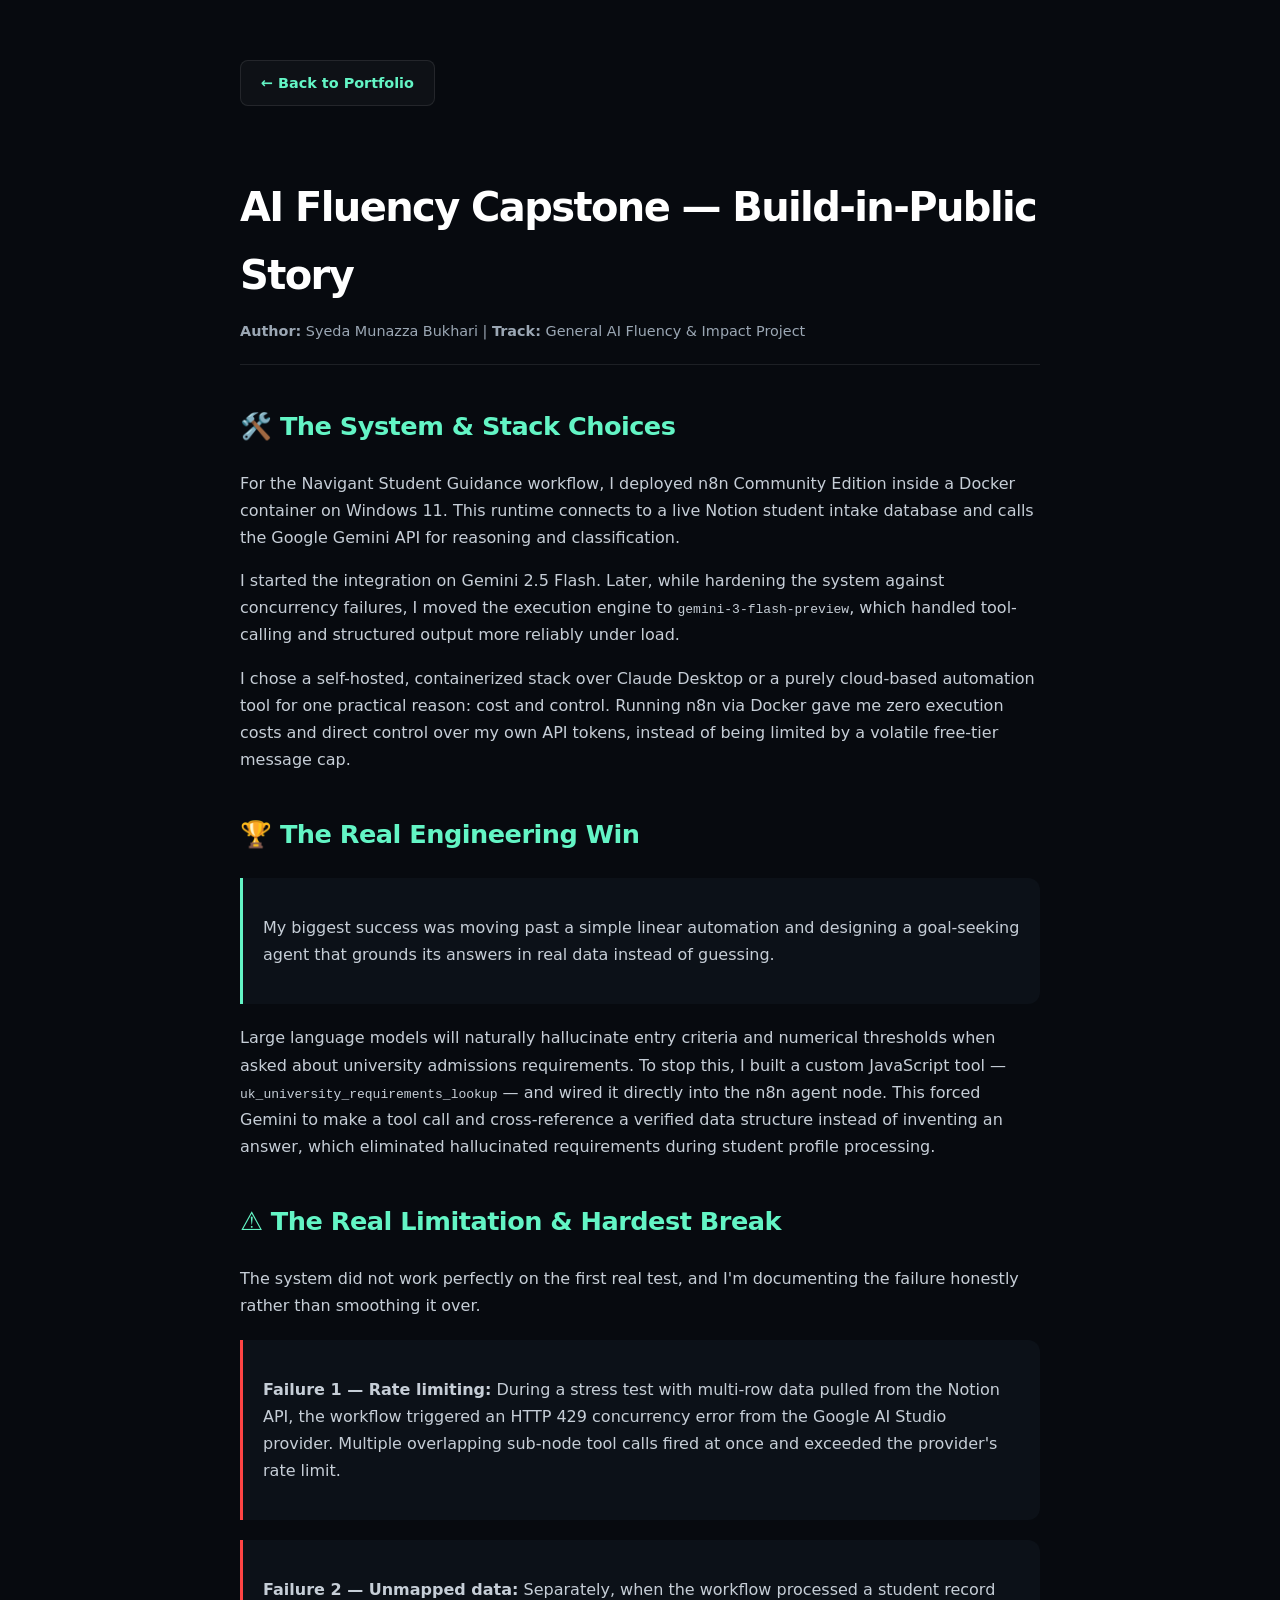
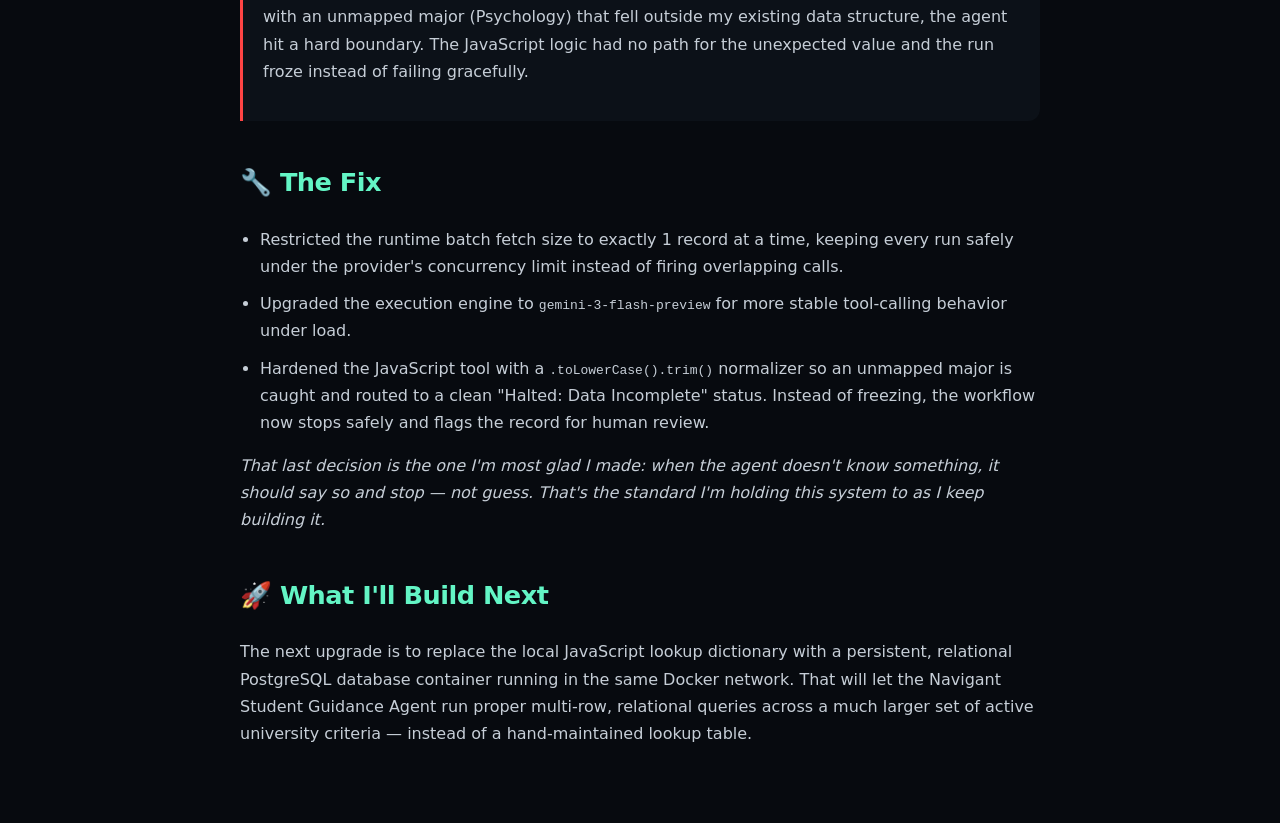
<file: Syeda-Munazza-Bukhari-portfolio/story.html>
<!DOCTYPE html>
<html lang="en">
<head>
    <meta charset="UTF-8">
    <meta name="viewport" content="width=device-width, initial-scale=1.0">
    <title>AI Fluency Capstone Story | Syeda Munazza Bukhari</title>
    <style>
        :root {
            --bg: #070a0f;
            --bg-soft: #0c1118;
            --card: #101720;
            --text: #f5f7fa;
            --muted: #9ba7b4;
            --accent: #63f5c5;
            --border: rgba(255,255,255,0.09);
        }
        body {
            margin: 0;
            background: var(--bg);
            color: var(--text);
            font-family: Inter, system-ui, sans-serif;
            line-height: 1.7;
            padding: 60px 20px;
        }
        .container {
            max-width: 800px;
            margin: auto;
        }
        .btn-back {
            display: inline-flex;
            align-items: center;
            padding: 10px 20px;
            background: rgba(255,255,255,0.03);
            border: 1px solid var(--border);
            color: var(--accent);
            border-radius: 8px;
            text-decoration: none;
            font-size: 0.9rem;
            font-weight: 700;
            margin-bottom: 40px;
            transition: 0.2s ease;
        }
        .btn-back:hover {
            background: var(--accent);
            color: #070a0f;
        }
        h1 { font-size: 2.5rem; letter-spacing: -0.04em; margin-bottom: 10px; color: #fff; }
        .meta { color: var(--muted); font-size: 0.9rem; margin-bottom: 40px; border-bottom: 1px solid var(--border); padding-bottom: 20px; }
        h2 { font-size: 1.6rem; color: var(--accent); margin-top: 40px; letter-spacing: -0.02em; }
        p { color: #c6ced7; }
        .highlight-box {
            background: var(--bg-soft);
            border-left: 3px solid #ff4444;
            padding: 20px;
            border-radius: 0 12px 12px 0;
            margin: 20px 0;
        }
        .success-box {
            background: var(--bg-soft);
            border-left: 3px solid var(--accent);
            padding: 20px;
            border-radius: 0 12px 12px 0;
            margin: 20px 0;
        }
        ul { padding-left: 20px; color: #c6ced7; }
        li { margin-bottom: 10px; }
    </style>
</head>
<body>
    <div class="container">
        <a href="index.html" class="btn-back">← Back to Portfolio</a>
        
        <h1>AI Fluency Capstone — Build-in-Public Story</h1>
        <div class="meta">
            <strong>Author:</strong> Syeda Munazza Bukhari | 
            <strong>Track:</strong> General AI Fluency & Impact Project
        </div>

        <h2>🛠️ The System & Stack Choices</h2>
        <p>For the Navigant Student Guidance workflow, I deployed n8n Community Edition inside a Docker container on Windows 11. This runtime connects to a live Notion student intake database and calls the Google Gemini API for reasoning and classification.</p>
        <p>I started the integration on Gemini 2.5 Flash. Later, while hardening the system against concurrency failures, I moved the execution engine to <code>gemini-3-flash-preview</code>, which handled tool-calling and structured output more reliably under load.</p>
        <p>I chose a self-hosted, containerized stack over Claude Desktop or a purely cloud-based automation tool for one practical reason: cost and control. Running n8n via Docker gave me zero execution costs and direct control over my own API tokens, instead of being limited by a volatile free-tier message cap.</p>

        <h2>🏆 The Real Engineering Win</h2>
        <div class="success-box">
            <p>My biggest success was moving past a simple linear automation and designing a goal-seeking agent that grounds its answers in real data instead of guessing.</p>
        </div>
        <p>Large language models will naturally hallucinate entry criteria and numerical thresholds when asked about university admissions requirements. To stop this, I built a custom JavaScript tool — <code>uk_university_requirements_lookup</code> — and wired it directly into the n8n agent node. This forced Gemini to make a tool call and cross-reference a verified data structure instead of inventing an answer, which eliminated hallucinated requirements during student profile processing.</p>

        <h2>⚠️ The Real Limitation & Hardest Break</h2>
        <p>The system did not work perfectly on the first real test, and I'm documenting the failure honestly rather than smoothing it over.</p>
        <div class="highlight-box">
            <p><strong>Failure 1 — Rate limiting:</strong> During a stress test with multi-row data pulled from the Notion API, the workflow triggered an HTTP 429 concurrency error from the Google AI Studio provider. Multiple overlapping sub-node tool calls fired at once and exceeded the provider's rate limit.</p>
        </div>
        <div class="highlight-box">
            <p><strong>Failure 2 — Unmapped data:</strong> Separately, when the workflow processed a student record with an unmapped major (Psychology) that fell outside my existing data structure, the agent hit a hard boundary. The JavaScript logic had no path for the unexpected value and the run froze instead of failing gracefully.</p>
        </div>

        <h2>🔧 The Fix</h2>
        <ul>
            <li>Restricted the runtime batch fetch size to exactly 1 record at a time, keeping every run safely under the provider's concurrency limit instead of firing overlapping calls.</li>
            <li>Upgraded the execution engine to <code>gemini-3-flash-preview</code> for more stable tool-calling behavior under load.</li>
            <li>Hardened the JavaScript tool with a <code>.toLowerCase().trim()</code> normalizer so an unmapped major is caught and routed to a clean "Halted: Data Incomplete" status. Instead of freezing, the workflow now stops safely and flags the record for human review.</li>
        </ul>
        <p><em>That last decision is the one I'm most glad I made: when the agent doesn't know something, it should say so and stop — not guess. That's the standard I'm holding this system to as I keep building it.</em></p>

        <h2>🚀 What I'll Build Next</h2>
        <p>The next upgrade is to replace the local JavaScript lookup dictionary with a persistent, relational PostgreSQL database container running in the same Docker network. That will let the Navigant Student Guidance Agent run proper multi-row, relational queries across a much larger set of active university criteria — instead of a hand-maintained lookup table.</p>
    </div>
</body>
</html>
</file>
